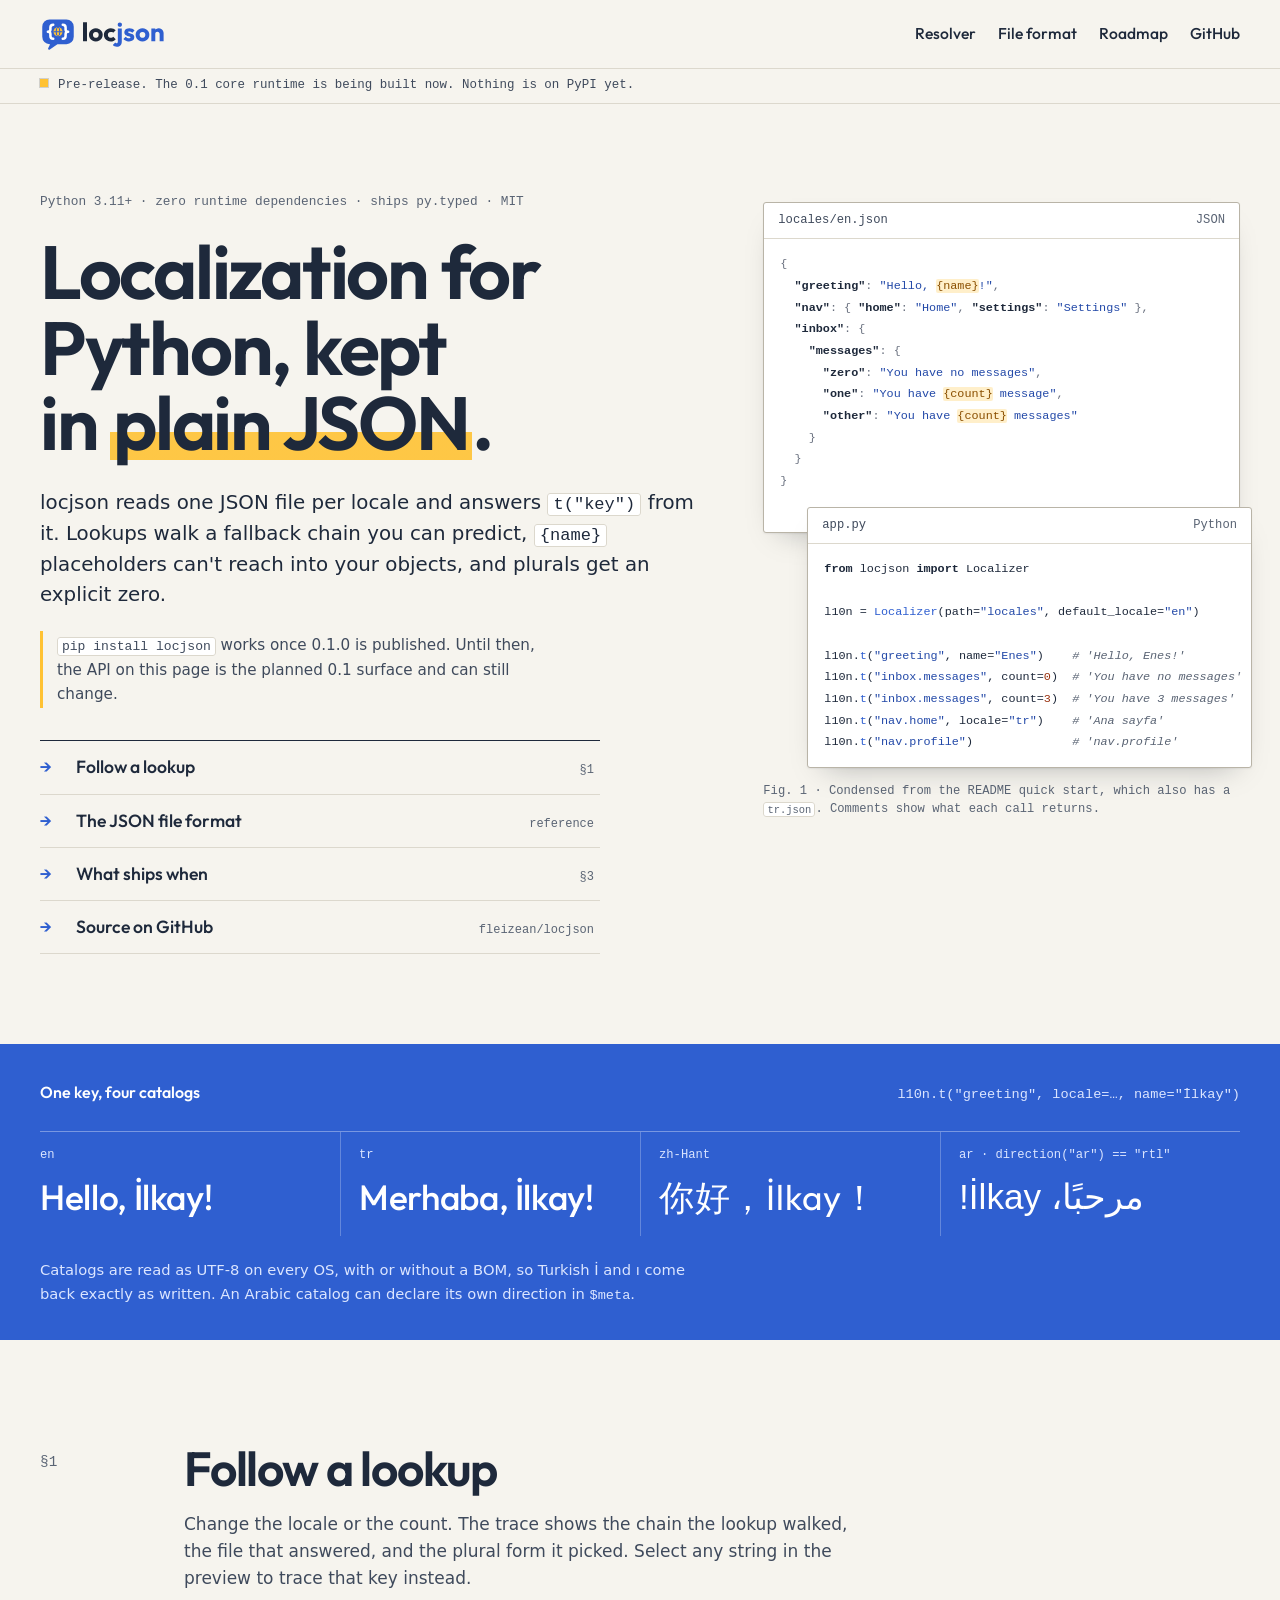
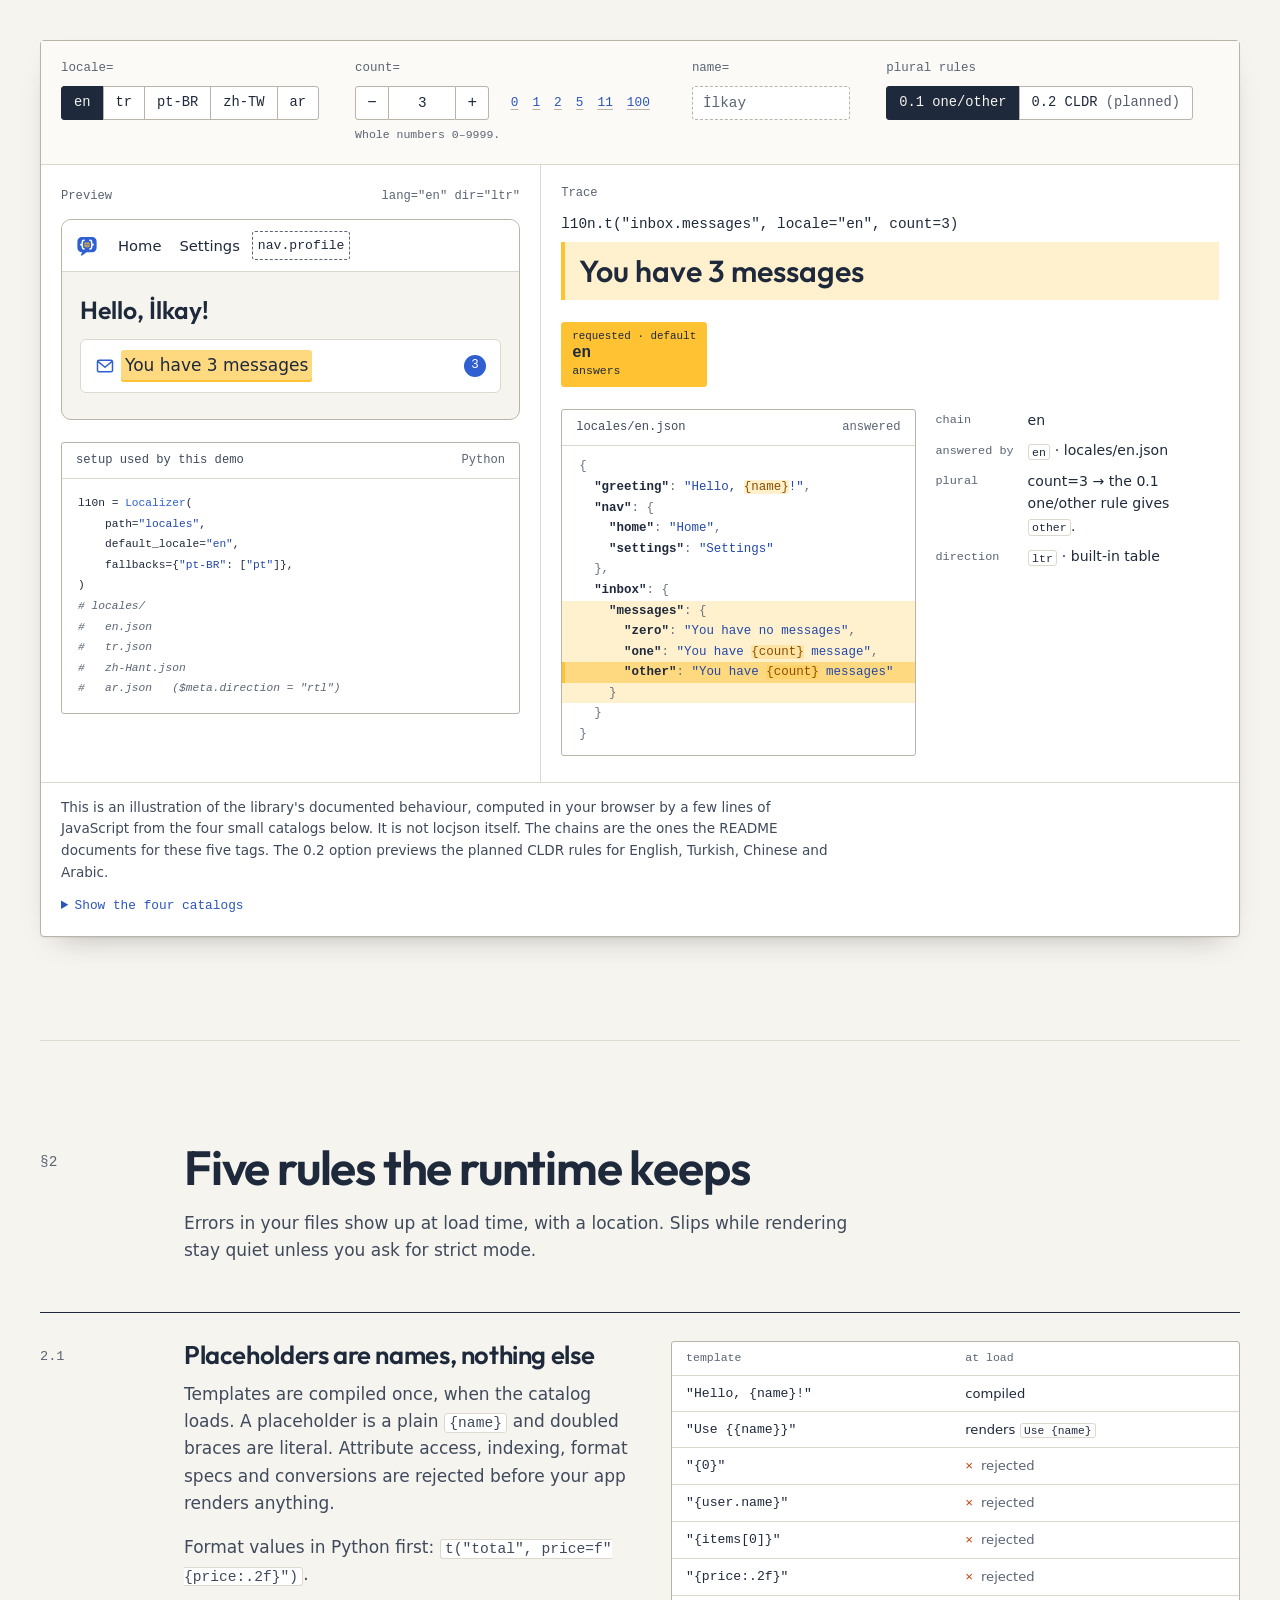
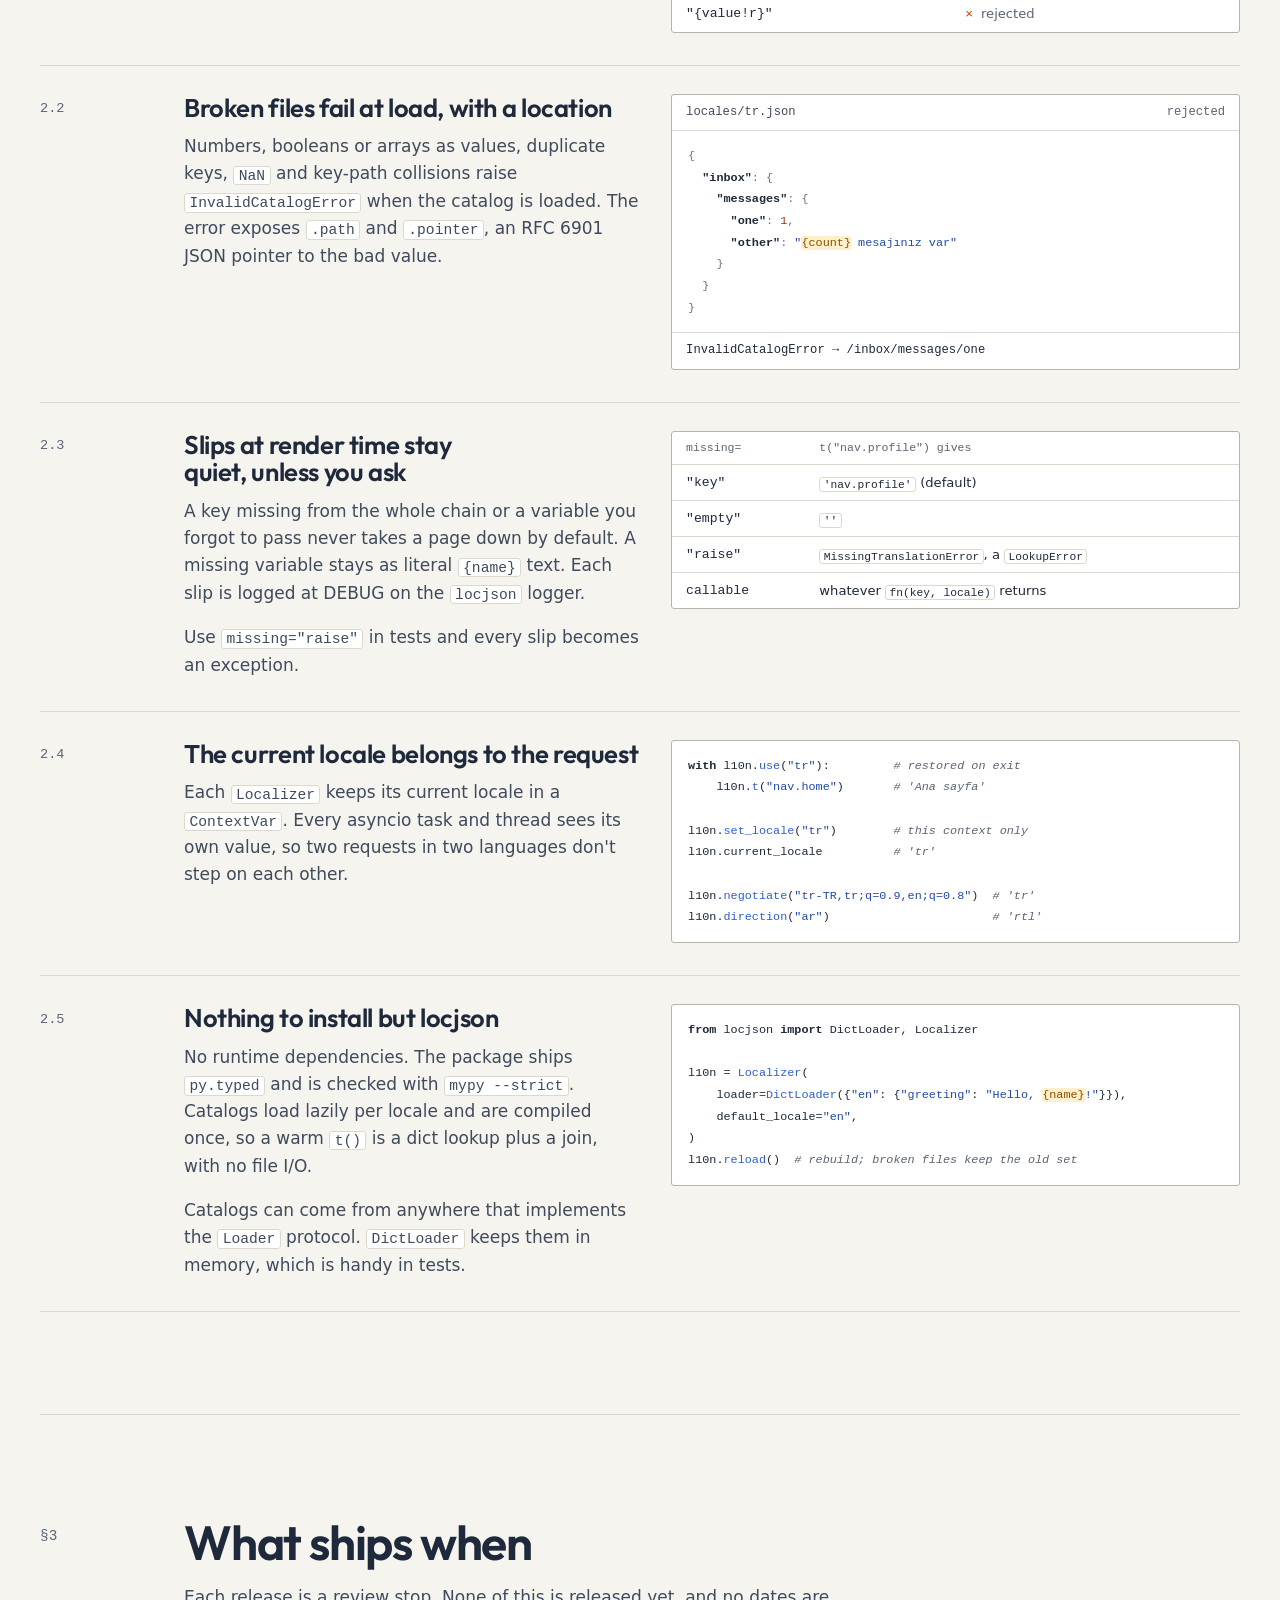
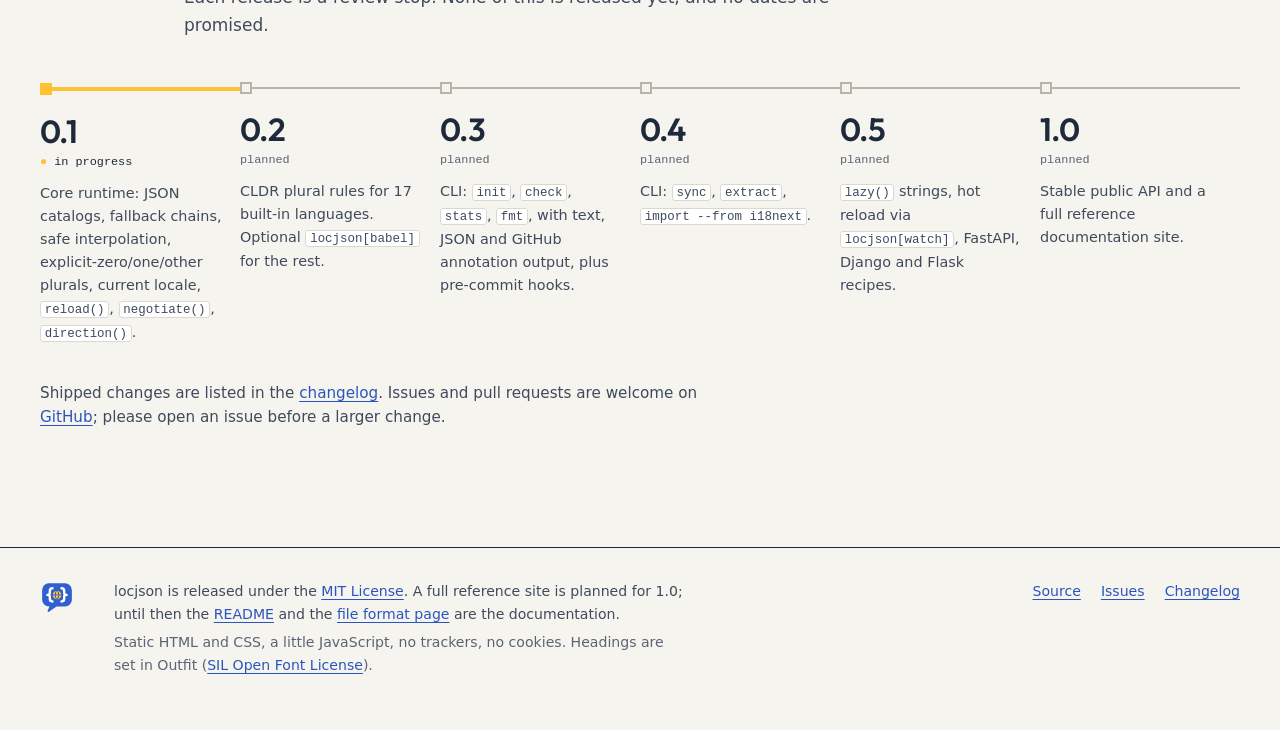
<file: docs/index.html>
<!doctype html>
<html lang="en">
<head>
<meta charset="utf-8">
<meta name="viewport" content="width=device-width, initial-scale=1">
<title>locjson · JSON localization for Python</title>
<meta name="description" content="locjson is a typed, zero-dependency Python localization library. Translations live in plain JSON files; lookups follow a predictable locale fallback chain, with safe {name} interpolation and plurals. Pre-release.">
<meta name="color-scheme" content="light dark">
<meta name="theme-color" content="#f6f4ee" media="(prefers-color-scheme: light)">
<meta name="theme-color" content="#0f141c" media="(prefers-color-scheme: dark)">
<link rel="canonical" href="https://fleizean.github.io/locjson/">
<link rel="icon" href="assets/icon.svg" type="image/svg+xml">
<link rel="preload" href="assets/fonts/outfit-var-latin.woff2" as="font" type="font/woff2" crossorigin>
<link rel="stylesheet" href="styles.css">
<meta property="og:type" content="website">
<meta property="og:site_name" content="locjson">
<meta property="og:title" content="locjson · JSON localization for Python">
<meta property="og:description" content="Typed, zero-dependency localization for Python. Plain JSON catalogs, locale fallback chains, safe {name} interpolation and plurals. Pre-release.">
<meta property="og:url" content="https://fleizean.github.io/locjson/">
<meta property="og:image" content="https://fleizean.github.io/locjson/assets/logo.png">
<meta property="og:image:width" content="672">
<meta property="og:image:height" content="192">
<meta property="og:image:alt" content="The locjson logo: a speech bubble with JSON braces around a globe, next to the word locjson.">
<meta name="twitter:card" content="summary">
<script src="site.js" defer></script>
</head>
<body>
<a class="skip" href="#main">Skip to content</a>

<header class="masthead">
  <div class="wrap masthead__row">
    <a class="brand" href="./">
      <picture>
        <source srcset="assets/logo-dark.svg" media="(prefers-color-scheme: dark)">
        <img src="assets/logo.svg" alt="locjson home" width="126" height="36">
      </picture>
    </a>
    <nav aria-label="Site">
      <ul class="nav">
        <li><a href="#resolver">Resolver</a></li>
        <li><a href="format.html">File format</a></li>
        <li><a href="#roadmap">Roadmap</a></li>
        <li><a href="https://github.com/fleizean/locjson">GitHub</a></li>
      </ul>
    </nav>
  </div>
  <div class="statusbar"><p class="wrap"><span class="dot" aria-hidden="true"></span><span>Pre-release. The 0.1 core runtime is being built now. Nothing is on PyPI yet.</span></p></div>
</header>

<main id="main">

<section class="hero wrap" aria-labelledby="hero-title">
  <div>
    <p class="kicker">Python 3.11+ · zero runtime dependencies · ships py.typed · MIT</p>
    <h1 id="hero-title">Localization for Python, kept in <mark>plain JSON</mark>.</h1>
    <p class="lede">locjson reads one JSON file per locale and answers <code>t("key")</code> from it. Lookups walk a fallback chain you can predict, <code>{name}</code> placeholders can't reach into your objects, and plurals get an explicit zero.</p>
    <p class="note"><code>pip install locjson</code> works once 0.1.0 is published. Until then, the API on this page is the planned 0.1 surface and can still change.</p>
    <ul class="index">
      <li><a href="#resolver"><span class="index__go" aria-hidden="true">→</span><span>Follow a lookup</span><span class="index__aside">§1</span></a></li>
      <li><a href="format.html"><span class="index__go" aria-hidden="true">→</span><span>The JSON file format</span><span class="index__aside">reference</span></a></li>
      <li><a href="#roadmap"><span class="index__go" aria-hidden="true">→</span><span>What ships when</span><span class="index__aside">§3</span></a></li>
      <li><a href="https://github.com/fleizean/locjson"><span class="index__go" aria-hidden="true">→</span><span>Source on GitHub</span><span class="index__aside">fleizean/locjson</span></a></li>
    </ul>
  </div>

  <figure class="sheets">
    <div class="sheet">
      <div class="tab"><span>locales/en.json</span><span class="tab__kind">JSON</span></div>
<pre data-lang="json"><code>{
  "greeting": "Hello, {name}!",
  "nav": { "home": "Home", "settings": "Settings" },
  "inbox": {
    "messages": {
      "zero": "You have no messages",
      "one": "You have {count} message",
      "other": "You have {count} messages"
    }
  }
}</code></pre>
    </div>
    <div class="sheet sheet--offset">
      <div class="tab"><span>app.py</span><span class="tab__kind">Python</span></div>
<pre data-lang="python"><code>from locjson import Localizer

l10n = Localizer(path="locales", default_locale="en")

l10n.t("greeting", name="Enes")    # 'Hello, Enes!'
l10n.t("inbox.messages", count=0)  # 'You have no messages'
l10n.t("inbox.messages", count=3)  # 'You have 3 messages'
l10n.t("nav.home", locale="tr")    # 'Ana sayfa'
l10n.t("nav.profile")              # 'nav.profile'</code></pre>
    </div>
    <figcaption>Fig. 1 · Condensed from the README quick start, which also has a <code>tr.json</code>. Comments show what each call returns.</figcaption>
  </figure>
</section>

<section class="specimen" aria-labelledby="specimen-title">
  <div class="wrap">
    <div class="specimen__head">
      <h2 id="specimen-title">One key, four catalogs</h2>
      <code>l10n.t("greeting", locale=…, name="İlkay")</code>
    </div>
    <ul class="specimen__row">
      <li><span class="tag">en</span><span class="sample" lang="en">Hello, İlkay!</span></li>
      <li><span class="tag">tr</span><span class="sample" lang="tr">Merhaba, İlkay!</span></li>
      <li><span class="tag">zh-Hant</span><span class="sample" lang="zh-Hant">你好，İlkay！</span></li>
      <li><span class="tag">ar · direction("ar") == "rtl"</span><span class="sample" lang="ar" dir="rtl">مرحبًا، İlkay!</span></li>
    </ul>
    <p class="specimen__note">Catalogs are read as UTF-8 on every OS, with or without a BOM, so Turkish İ and ı come back exactly as written. An Arabic catalog can declare its own direction in <code>$meta</code>.</p>
  </div>
</section>

<section id="resolver" class="section wrap" aria-labelledby="resolver-title">
  <header class="section__head">
    <p class="section__num">§1</p>
    <h2 id="resolver-title">Follow a lookup</h2>
    <p class="section__intro">Change the locale or the count. The trace shows the chain the lookup walked, the file that answered, and the plural form it picked. Select any string in the preview to trace that key instead.</p>
  </header>

  <div class="demo" id="demo">
    <form class="controls" id="controls" aria-label="Lookup inputs">
      <fieldset class="ctl">
        <legend>locale=</legend>
        <div class="seg">
          <label><input type="radio" name="locale" value="en" checked><span>en</span></label>
          <label><input type="radio" name="locale" value="tr"><span>tr</span></label>
          <label><input type="radio" name="locale" value="pt-BR"><span>pt-BR</span></label>
          <label><input type="radio" name="locale" value="zh-TW"><span>zh-TW</span></label>
          <label><input type="radio" name="locale" value="ar"><span>ar</span></label>
        </div>
      </fieldset>
      <div class="ctl" id="ctl-count">
        <label for="count">count=</label>
        <div class="stepper">
          <button type="button" data-step="-1" aria-label="Decrease count">−</button>
          <input id="count" type="number" inputmode="numeric" min="0" max="9999" step="1" value="3" aria-describedby="count-hint">
          <button type="button" data-step="1" aria-label="Increase count">+</button>
        </div>
        <span class="presets" role="group" aria-label="Set count to">
          <button type="button" data-count="0">0</button>
          <button type="button" data-count="1">1</button>
          <button type="button" data-count="2">2</button>
          <button type="button" data-count="5">5</button>
          <button type="button" data-count="11">11</button>
          <button type="button" data-count="100">100</button>
        </span>
        <p class="ctl__hint" id="count-hint">Whole numbers 0–9999.</p>
      </div>
      <div class="ctl" id="ctl-name">
        <label for="name">name=</label>
        <input class="text-input" id="name" type="text" value="İlkay" maxlength="24" autocomplete="off" spellcheck="false">
      </div>
      <fieldset class="ctl">
        <legend>plural rules</legend>
        <div class="seg">
          <label><input type="radio" name="rules" value="0.1" checked><span>0.1 one/other</span></label>
          <label><input type="radio" name="rules" value="0.2"><span>0.2 CLDR <em>(planned)</em></span></label>
        </div>
      </fieldset>
    </form>

    <div class="demo__body">
      <div class="demo__preview">
        <p class="label"><span>Preview</span><span id="pv-meta">lang="en" dir="ltr"</span></p>
        <div class="app" id="app" lang="en" dir="ltr">
          <div class="app__bar">
            <img class="app__mark" src="assets/icon.svg" alt="" width="22" height="22">
            <ul class="app__nav">
              <li><button type="button" class="str" data-key="nav.home" aria-pressed="false">Home</button></li>
              <li><button type="button" class="str" data-key="nav.settings" aria-pressed="false">Settings</button></li>
              <li><button type="button" class="str is-missing" data-key="nav.profile" aria-pressed="false">nav.profile</button></li>
            </ul>
          </div>
          <div class="app__body">
            <p class="app__greet"><button type="button" class="str" data-key="greeting" aria-pressed="false">Hello, İlkay!</button></p>
            <p class="app__inbox">
              <svg viewBox="0 0 24 24" fill="none" stroke="currentColor" stroke-width="1.8" stroke-linejoin="round" aria-hidden="true"><rect x="3" y="5" width="18" height="14" rx="2"/><path d="m3.5 6.5 8.5 7 8.5-7"/></svg>
              <button type="button" class="str" data-key="inbox.messages" aria-pressed="true">You have 3 messages</button>
              <span class="app__badge" id="badge" aria-hidden="true">3</span>
            </p>
          </div>
        </div>

        <div class="setup">
          <div class="sheet">
            <div class="tab"><span>setup used by this demo</span><span class="tab__kind">Python</span></div>
<pre data-lang="python"><code>l10n = Localizer(
    path="locales",
    default_locale="en",
    fallbacks={"pt-BR": ["pt"]},
)
# locales/
#   en.json
#   tr.json
#   zh-Hant.json
#   ar.json   ($meta.direction = "rtl")</code></pre>
          </div>
        </div>
      </div>

      <div class="demo__trace">
        <h3 class="label"><span>Trace</span></h3>
        <p class="call"><code id="call">l10n.t("inbox.messages", locale="en", count=3)</code></p>
        <p class="result" id="result" aria-live="polite">You have 3 messages</p>
        <ol class="chain" id="chain" aria-label="Fallback chain"></ol>
        <div class="trace__grid">
          <div class="sheet">
            <div class="tab"><span id="file-name">locales/en.json</span><span class="tab__kind" id="file-note">answered</span></div>
            <pre class="json" id="file" aria-label="Contents of the file that answered"></pre>
          </div>
          <dl class="facts" id="facts"></dl>
        </div>
        <noscript><p>The interactive trace needs JavaScript. The <a href="format.html#fallback">file format reference</a> documents the same rules.</p></noscript>
      </div>
    </div>

    <div class="demo__foot">
      <p>This is an illustration of the library's documented behaviour, computed in your browser by a few lines of JavaScript from the four small catalogs below. It is not locjson itself. The chains are the ones the README documents for these five tags. The 0.2 option previews the planned CLDR rules for English, Turkish, Chinese and Arabic.</p>
      <details>
        <summary>Show the four catalogs</summary>
        <div class="catalogs" id="catalogs"></div>
      </details>
    </div>
  </div>
</section>

<section id="rules" class="section wrap" aria-labelledby="rules-title">
  <header class="section__head">
    <p class="section__num">§2</p>
    <h2 id="rules-title">Five rules the runtime keeps</h2>
    <p class="section__intro">Errors in your files show up at load time, with a location. Slips while rendering stay quiet unless you ask for strict mode.</p>
  </header>

  <ol class="rows">
    <li class="row">
      <span class="row__num">2.1</span>
      <div>
        <h3>Placeholders are names, nothing else</h3>
        <p>Templates are compiled once, when the catalog loads. A placeholder is a plain <code>{name}</code> and doubled braces are literal. Attribute access, indexing, format specs and conversions are rejected before your app renders anything.</p>
        <p>Format values in Python first: <code>t("total", price=f"{price:.2f}")</code>.</p>
      </div>
      <div class="sheet">
        <table class="mini">
          <thead><tr><th scope="col">template</th><th scope="col">at load</th></tr></thead>
          <tbody>
            <tr><td>"Hello, {name}!"</td><td class="ok">compiled</td></tr>
            <tr><td>"Use {{name}}"</td><td class="ok">renders <code>Use {name}</code></td></tr>
            <tr><td>"{0}"</td><td class="no">rejected</td></tr>
            <tr><td>"{user.name}"</td><td class="no">rejected</td></tr>
            <tr><td>"{items[0]}"</td><td class="no">rejected</td></tr>
            <tr><td>"{price:.2f}"</td><td class="no">rejected</td></tr>
            <tr><td>"{value!r}"</td><td class="no">rejected</td></tr>
          </tbody>
        </table>
      </div>
    </li>

    <li class="row">
      <span class="row__num">2.2</span>
      <div>
        <h3>Broken files fail at load, with a location</h3>
        <p>Numbers, booleans or arrays as values, duplicate keys, <code>NaN</code> and key-path collisions raise <code>InvalidCatalogError</code> when the catalog is loaded. The error exposes <code>.path</code> and <code>.pointer</code>, an RFC 6901 JSON pointer to the bad value.</p>
      </div>
      <div class="sheet">
        <div class="tab"><span>locales/tr.json</span><span class="tab__kind">rejected</span></div>
<pre data-lang="json"><code>{
  "inbox": {
    "messages": {
      "one": 1,
      "other": "{count} mesajınız var"
    }
  }
}</code></pre>
        <div class="tab tab--foot"><span>InvalidCatalogError → /inbox/messages/one</span></div>
      </div>
    </li>

    <li class="row">
      <span class="row__num">2.3</span>
      <div>
        <h3>Slips at render time stay quiet, unless you ask</h3>
        <p>A key missing from the whole chain or a variable you forgot to pass never takes a page down by default. A missing variable stays as literal <code>{name}</code> text. Each slip is logged at DEBUG on the <code>locjson</code> logger.</p>
        <p>Use <code>missing="raise"</code> in tests and every slip becomes an exception.</p>
      </div>
      <div class="sheet">
        <table class="mini">
          <thead><tr><th scope="col">missing=</th><th scope="col">t("nav.profile") gives</th></tr></thead>
          <tbody>
            <tr><td>"key"</td><td><code>'nav.profile'</code> (default)</td></tr>
            <tr><td>"empty"</td><td><code>''</code></td></tr>
            <tr><td>"raise"</td><td><code>MissingTranslationError</code>, a <code>LookupError</code></td></tr>
            <tr><td>callable</td><td>whatever <code>fn(key, locale)</code> returns</td></tr>
          </tbody>
        </table>
      </div>
    </li>

    <li class="row">
      <span class="row__num">2.4</span>
      <div>
        <h3>The current locale belongs to the request</h3>
        <p>Each <code>Localizer</code> keeps its current locale in a <code>ContextVar</code>. Every asyncio task and thread sees its own value, so two requests in two languages don't step on each other.</p>
      </div>
      <div class="sheet">
<pre data-lang="python"><code>with l10n.use("tr"):         # restored on exit
    l10n.t("nav.home")       # 'Ana sayfa'

l10n.set_locale("tr")        # this context only
l10n.current_locale          # 'tr'

l10n.negotiate("tr-TR,tr;q=0.9,en;q=0.8")  # 'tr'
l10n.direction("ar")                       # 'rtl'</code></pre>
      </div>
    </li>

    <li class="row">
      <span class="row__num">2.5</span>
      <div>
        <h3>Nothing to install but locjson</h3>
        <p>No runtime dependencies. The package ships <code>py.typed</code> and is checked with <code>mypy --strict</code>. Catalogs load lazily per locale and are compiled once, so a warm <code>t()</code> is a dict lookup plus a join, with no file I/O.</p>
        <p>Catalogs can come from anywhere that implements the <code>Loader</code> protocol. <code>DictLoader</code> keeps them in memory, which is handy in tests.</p>
      </div>
      <div class="sheet">
<pre data-lang="python"><code>from locjson import DictLoader, Localizer

l10n = Localizer(
    loader=DictLoader({"en": {"greeting": "Hello, {name}!"}}),
    default_locale="en",
)
l10n.reload()  # rebuild; broken files keep the old set</code></pre>
      </div>
    </li>
  </ol>
</section>

<section id="roadmap" class="section wrap" aria-labelledby="roadmap-title">
  <header class="section__head">
    <p class="section__num">§3</p>
    <h2 id="roadmap-title">What ships when</h2>
    <p class="section__intro">Each release is a review stop. None of this is released yet, and no dates are promised.</p>
  </header>

  <ol class="ruler">
    <li class="is-now">
      <p class="ver">0.1</p>
      <p class="ver__state">in progress</p>
      <p>Core runtime: JSON catalogs, fallback chains, safe interpolation, explicit-zero/one/other plurals, current locale, <code>reload()</code>, <code>negotiate()</code>, <code>direction()</code>.</p>
    </li>
    <li>
      <p class="ver">0.2</p>
      <p class="ver__state">planned</p>
      <p>CLDR plural rules for 17 built-in languages. Optional <code>locjson[babel]</code> for the rest.</p>
    </li>
    <li>
      <p class="ver">0.3</p>
      <p class="ver__state">planned</p>
      <p>CLI: <code>init</code>, <code>check</code>, <code>stats</code>, <code>fmt</code>, with text, JSON and GitHub annotation output, plus pre-commit hooks.</p>
    </li>
    <li>
      <p class="ver">0.4</p>
      <p class="ver__state">planned</p>
      <p>CLI: <code>sync</code>, <code>extract</code>, <code>import --from i18next</code>.</p>
    </li>
    <li>
      <p class="ver">0.5</p>
      <p class="ver__state">planned</p>
      <p><code>lazy()</code> strings, hot reload via <code>locjson[watch]</code>, FastAPI, Django and Flask recipes.</p>
    </li>
    <li>
      <p class="ver">1.0</p>
      <p class="ver__state">planned</p>
      <p>Stable public API and a full reference documentation site.</p>
    </li>
  </ol>
  <p class="roadmap__after">Shipped changes are listed in the <a href="https://github.com/fleizean/locjson/blob/main/CHANGELOG.md">changelog</a>. Issues and pull requests are welcome on <a href="https://github.com/fleizean/locjson">GitHub</a>; please open an issue before a larger change.</p>
</section>

</main>

<footer class="foot">
  <div class="wrap foot__grid">
    <img src="assets/icon.svg" alt="" width="34" height="34">
    <div>
      <p>locjson is released under the <a href="https://github.com/fleizean/locjson/blob/main/LICENSE">MIT License</a>. A full reference site is planned for 1.0; until then the <a href="https://github.com/fleizean/locjson#readme">README</a> and the <a href="format.html">file format page</a> are the documentation.</p>
      <p class="muted">Static HTML and CSS, a little JavaScript, no trackers, no cookies. Headings are set in Outfit (<a href="assets/fonts/OFL.txt">SIL Open Font License</a>).</p>
    </div>
    <ul>
      <li><a href="https://github.com/fleizean/locjson">Source</a></li>
      <li><a href="https://github.com/fleizean/locjson/issues">Issues</a></li>
      <li><a href="https://github.com/fleizean/locjson/blob/main/CHANGELOG.md">Changelog</a></li>
    </ul>
  </div>
</footer>
</body>
</html>
</file>
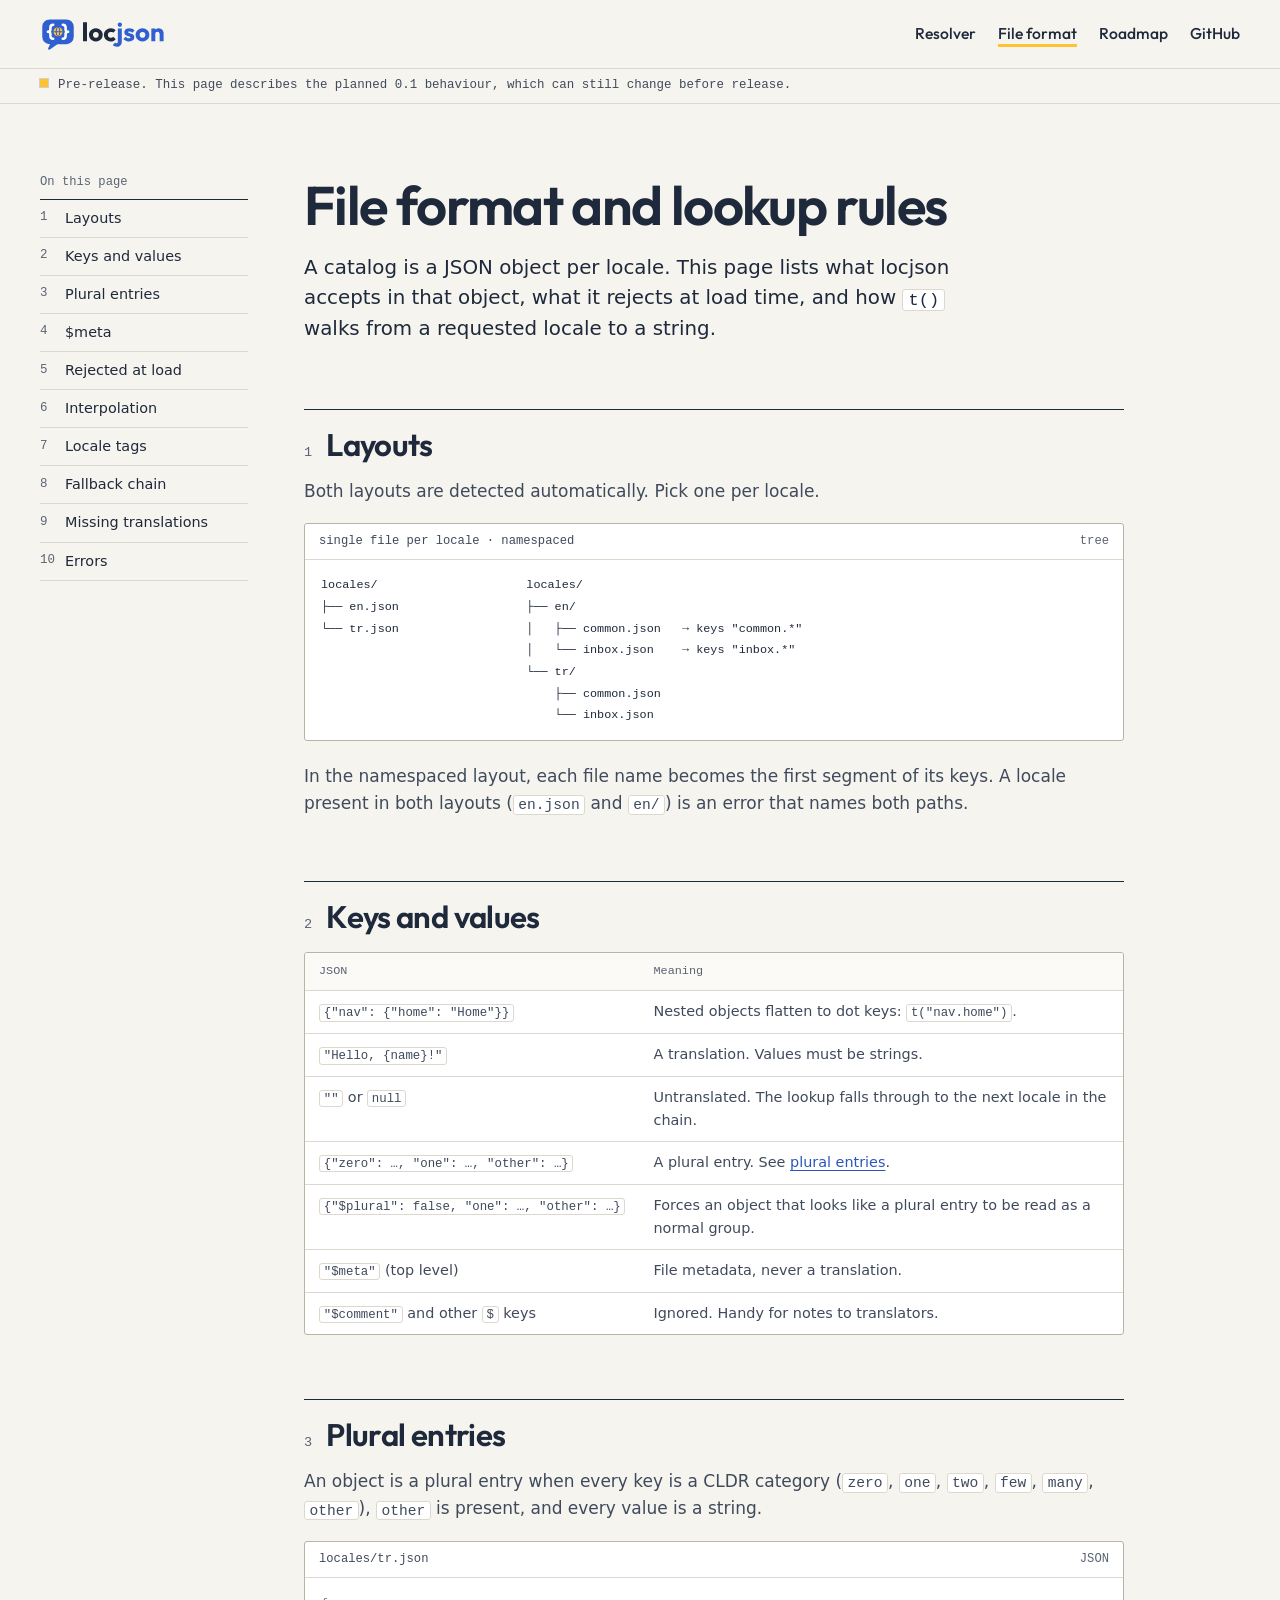
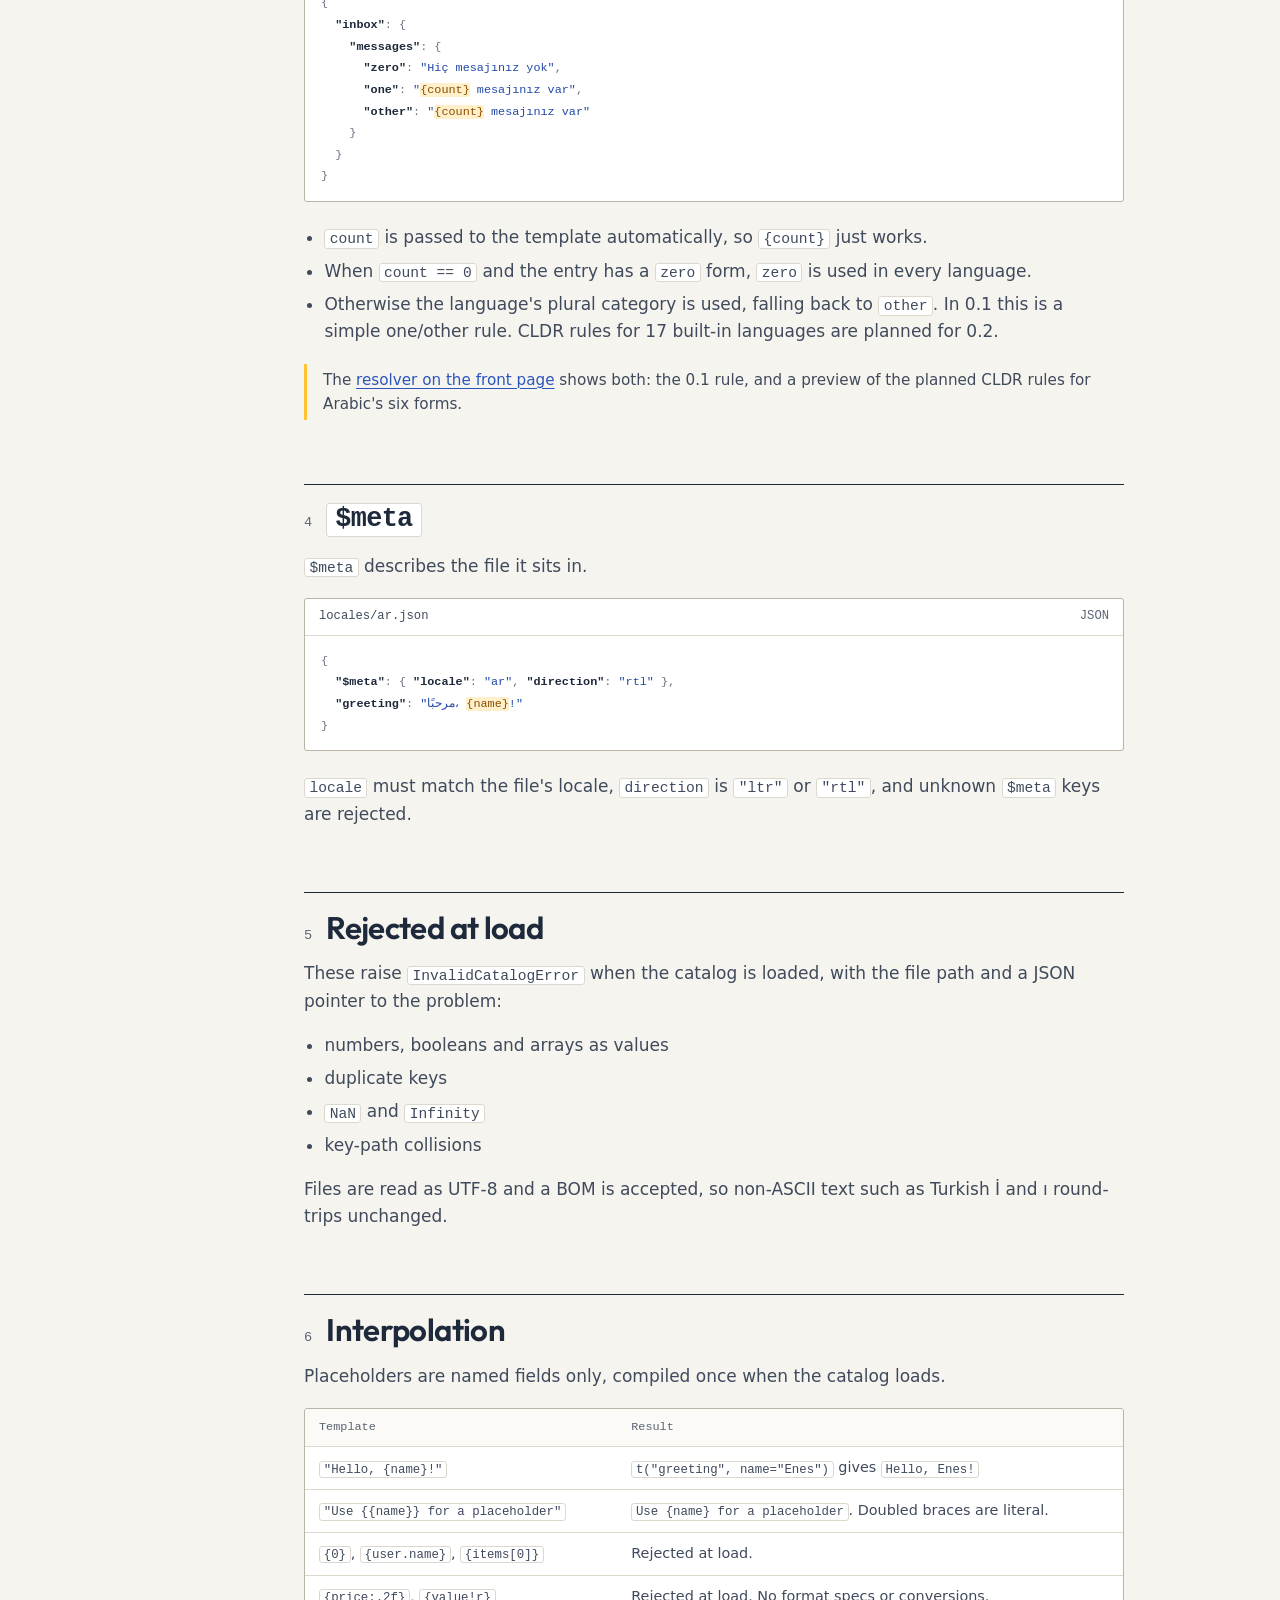
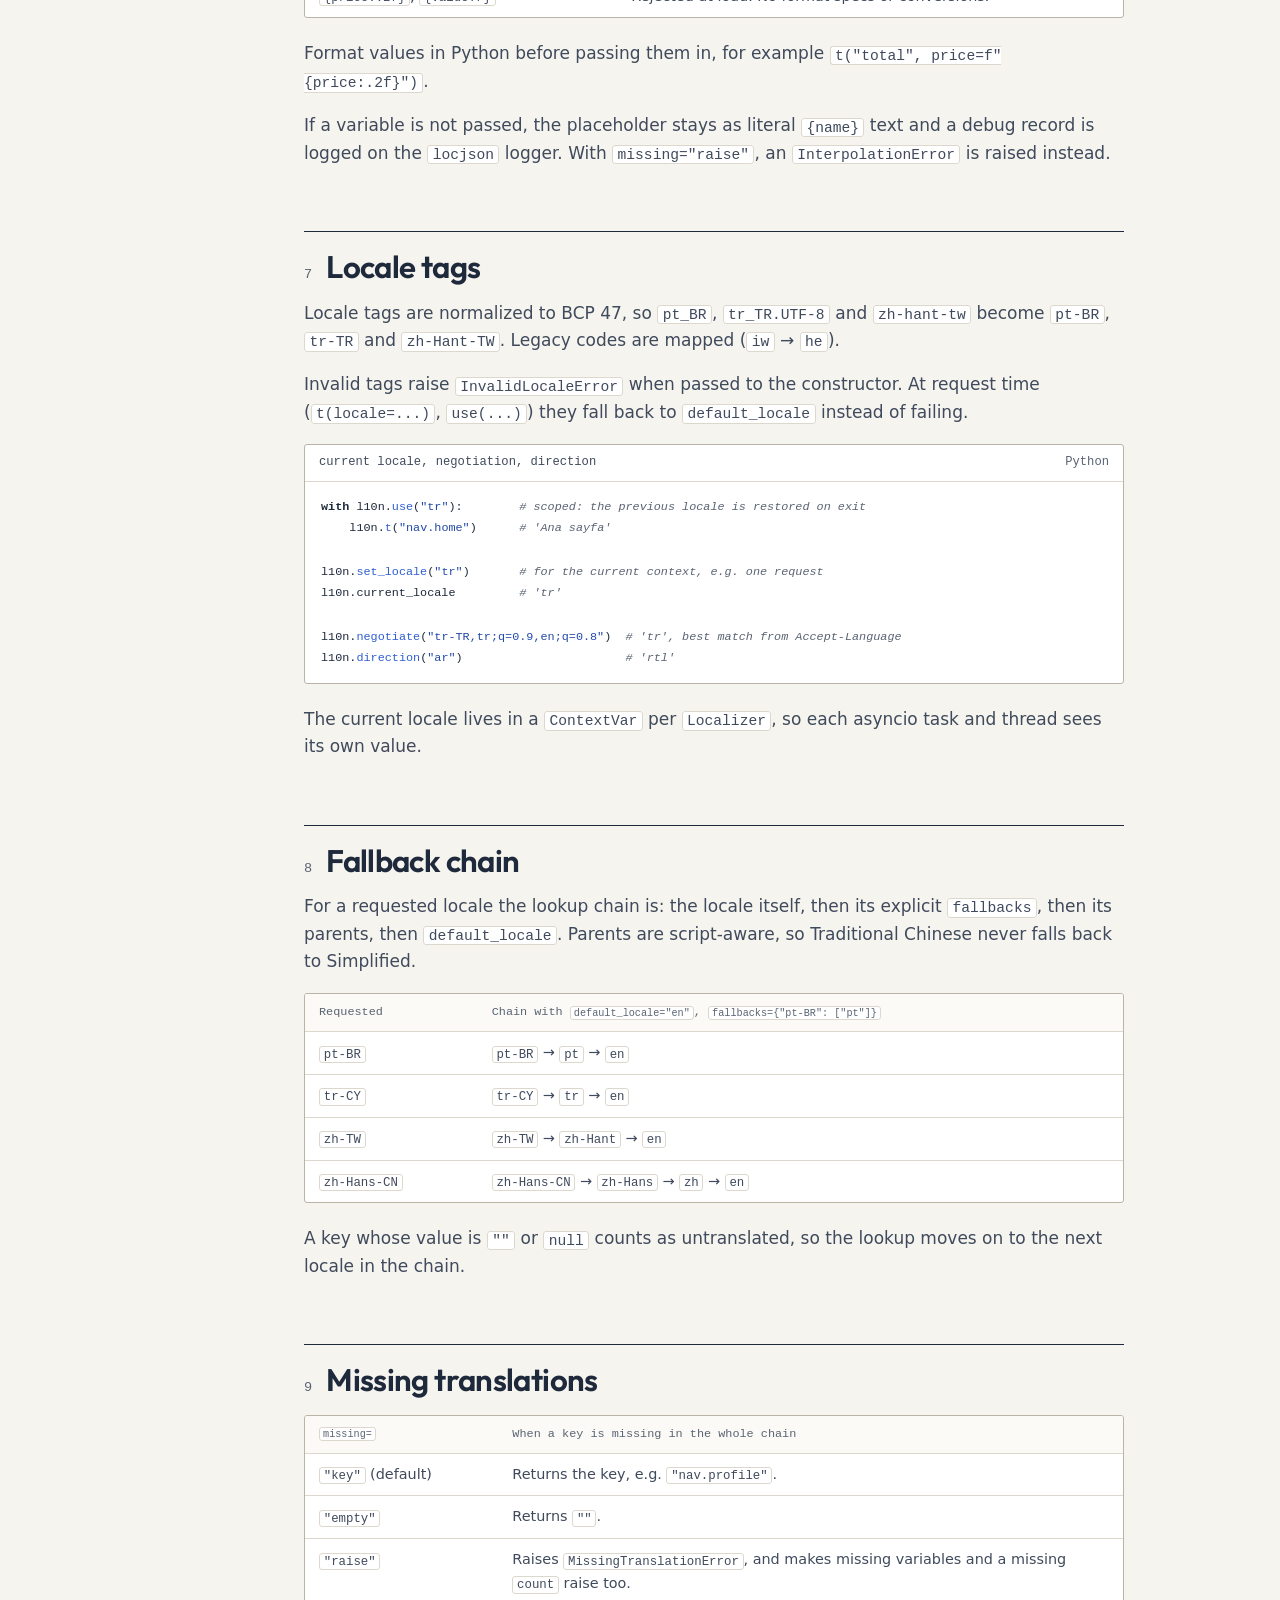
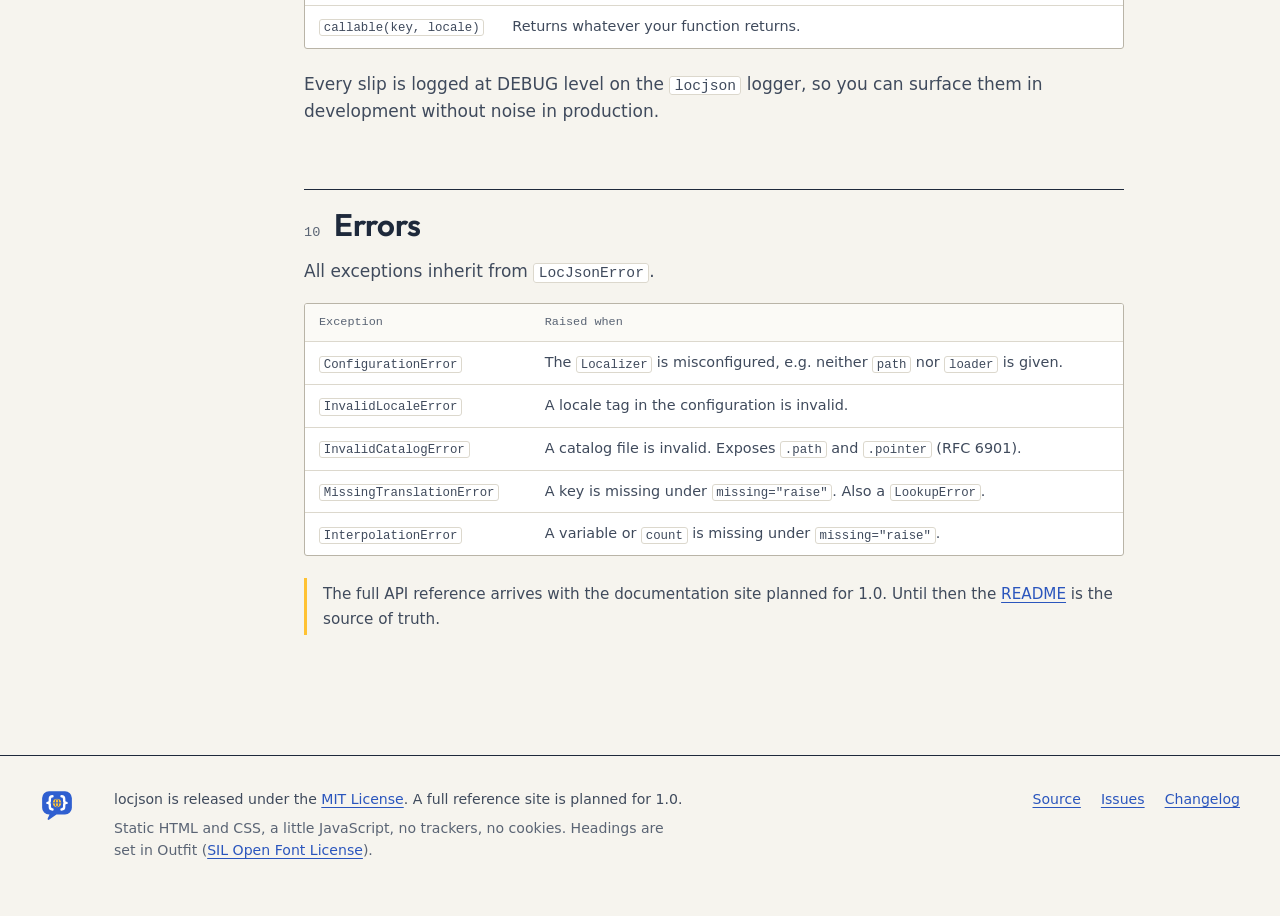
<file: docs/format.html>
<!doctype html>
<html lang="en">
<head>
<meta charset="utf-8">
<meta name="viewport" content="width=device-width, initial-scale=1">
<title>File format and lookup rules · locjson</title>
<meta name="description" content="How locjson reads JSON catalogs: layouts, nested keys, plural entries with explicit zero, $meta, {name} interpolation, BCP 47 locale tags, fallback chains, the missing policy and errors.">
<meta name="color-scheme" content="light dark">
<meta name="theme-color" content="#f6f4ee" media="(prefers-color-scheme: light)">
<meta name="theme-color" content="#0f141c" media="(prefers-color-scheme: dark)">
<link rel="canonical" href="https://fleizean.github.io/locjson/format.html">
<link rel="icon" href="assets/icon.svg" type="image/svg+xml">
<link rel="preload" href="assets/fonts/outfit-var-latin.woff2" as="font" type="font/woff2" crossorigin>
<link rel="stylesheet" href="styles.css">
<meta property="og:type" content="article">
<meta property="og:site_name" content="locjson">
<meta property="og:title" content="File format and lookup rules · locjson">
<meta property="og:description" content="Layouts, plural entries, $meta, {name} interpolation, locale fallback chains and errors in locjson catalogs.">
<meta property="og:url" content="https://fleizean.github.io/locjson/format.html">
<meta property="og:image" content="https://fleizean.github.io/locjson/assets/logo.png">
<meta property="og:image:width" content="672">
<meta property="og:image:height" content="192">
<meta property="og:image:alt" content="The locjson logo: a speech bubble with JSON braces around a globe, next to the word locjson.">
<meta name="twitter:card" content="summary">
<script src="site.js" defer></script>
</head>
<body>
<a class="skip" href="#main">Skip to content</a>

<header class="masthead">
  <div class="wrap masthead__row">
    <a class="brand" href="./">
      <picture>
        <source srcset="assets/logo-dark.svg" media="(prefers-color-scheme: dark)">
        <img src="assets/logo.svg" alt="locjson home" width="126" height="36">
      </picture>
    </a>
    <nav aria-label="Site">
      <ul class="nav">
        <li><a href="./#resolver">Resolver</a></li>
        <li><a href="format.html" aria-current="page">File format</a></li>
        <li><a href="./#roadmap">Roadmap</a></li>
        <li><a href="https://github.com/fleizean/locjson">GitHub</a></li>
      </ul>
    </nav>
  </div>
  <div class="statusbar"><p class="wrap"><span class="dot" aria-hidden="true"></span><span>Pre-release. This page describes the planned 0.1 behaviour, which can still change before release.</span></p></div>
</header>

<div class="wrap doc">
  <nav class="toc" aria-labelledby="toc-title">
    <h2 id="toc-title">On this page</h2>
    <ol>
      <li><a href="#layouts">Layouts</a></li>
      <li><a href="#keys">Keys and values</a></li>
      <li><a href="#plurals">Plural entries</a></li>
      <li><a href="#meta">$meta</a></li>
      <li><a href="#rejected">Rejected at load</a></li>
      <li><a href="#interpolation">Interpolation</a></li>
      <li><a href="#locales">Locale tags</a></li>
      <li><a href="#fallback">Fallback chain</a></li>
      <li><a href="#missing">Missing translations</a></li>
      <li><a href="#errors">Errors</a></li>
    </ol>
  </nav>

  <main id="main" class="prose">
    <header>
      <h1>File format and lookup rules</h1>
      <p class="lede">A catalog is a JSON object per locale. This page lists what locjson accepts in that object, what it rejects at load time, and how <code>t()</code> walks from a requested locale to a string.</p>
    </header>

    <h2 id="layouts"><span class="n">1</span>Layouts</h2>
    <p>Both layouts are detected automatically. Pick one per locale.</p>
    <div class="sheet">
      <div class="tab"><span>single file per locale · namespaced</span><span class="tab__kind">tree</span></div>
<pre><code>locales/                     locales/
├── en.json                  ├── en/
└── tr.json                  │   ├── common.json   → keys "common.*"
                             │   └── inbox.json    → keys "inbox.*"
                             └── tr/
                                 ├── common.json
                                 └── inbox.json</code></pre>
    </div>
    <p>In the namespaced layout, each file name becomes the first segment of its keys. A locale present in both layouts (<code>en.json</code> and <code>en/</code>) is an error that names both paths.</p>

    <h2 id="keys"><span class="n">2</span>Keys and values</h2>
    <div class="table-wrap">
      <table class="ref">
        <thead><tr><th scope="col">JSON</th><th scope="col">Meaning</th></tr></thead>
        <tbody>
          <tr><td><code>{"nav": {"home": "Home"}}</code></td><td>Nested objects flatten to dot keys: <code>t("nav.home")</code>.</td></tr>
          <tr><td><code>"Hello, {name}!"</code></td><td>A translation. Values must be strings.</td></tr>
          <tr><td><code>""</code> or <code>null</code></td><td>Untranslated. The lookup falls through to the next locale in the chain.</td></tr>
          <tr><td><code>{"zero": …, "one": …, "other": …}</code></td><td>A plural entry. See <a href="#plurals">plural entries</a>.</td></tr>
          <tr><td><code>{"$plural": false, "one": …, "other": …}</code></td><td>Forces an object that looks like a plural entry to be read as a normal group.</td></tr>
          <tr><td><code>"$meta"</code> (top level)</td><td>File metadata, never a translation.</td></tr>
          <tr><td><code>"$comment"</code> and other <code>$</code> keys</td><td>Ignored. Handy for notes to translators.</td></tr>
        </tbody>
      </table>
    </div>

    <h2 id="plurals"><span class="n">3</span>Plural entries</h2>
    <p>An object is a plural entry when every key is a CLDR category (<code>zero</code>, <code>one</code>, <code>two</code>, <code>few</code>, <code>many</code>, <code>other</code>), <code>other</code> is present, and every value is a string.</p>
    <div class="sheet">
      <div class="tab"><span>locales/tr.json</span><span class="tab__kind">JSON</span></div>
<pre data-lang="json"><code>{
  "inbox": {
    "messages": {
      "zero": "Hiç mesajınız yok",
      "one": "{count} mesajınız var",
      "other": "{count} mesajınız var"
    }
  }
}</code></pre>
    </div>
    <ul>
      <li><code>count</code> is passed to the template automatically, so <code>{count}</code> just works.</li>
      <li>When <code>count == 0</code> and the entry has a <code>zero</code> form, <code>zero</code> is used in every language.</li>
      <li>Otherwise the language's plural category is used, falling back to <code>other</code>. In 0.1 this is a simple one/other rule. CLDR rules for 17 built-in languages are planned for 0.2.</li>
    </ul>
    <p class="callout">The <a href="./#resolver">resolver on the front page</a> shows both: the 0.1 rule, and a preview of the planned CLDR rules for Arabic's six forms.</p>

    <h2 id="meta"><span class="n">4</span><code>$meta</code></h2>
    <p><code>$meta</code> describes the file it sits in.</p>
    <div class="sheet">
      <div class="tab"><span>locales/ar.json</span><span class="tab__kind">JSON</span></div>
<pre data-lang="json"><code>{
  "$meta": { "locale": "ar", "direction": "rtl" },
  "greeting": "مرحبًا، {name}!"
}</code></pre>
    </div>
    <p><code>locale</code> must match the file's locale, <code>direction</code> is <code>"ltr"</code> or <code>"rtl"</code>, and unknown <code>$meta</code> keys are rejected.</p>

    <h2 id="rejected"><span class="n">5</span>Rejected at load</h2>
    <p>These raise <code>InvalidCatalogError</code> when the catalog is loaded, with the file path and a JSON pointer to the problem:</p>
    <ul>
      <li>numbers, booleans and arrays as values</li>
      <li>duplicate keys</li>
      <li><code>NaN</code> and <code>Infinity</code></li>
      <li>key-path collisions</li>
    </ul>
    <p>Files are read as UTF-8 and a BOM is accepted, so non-ASCII text such as Turkish <span lang="tr">İ</span> and <span lang="tr">ı</span> round-trips unchanged.</p>

    <h2 id="interpolation"><span class="n">6</span>Interpolation</h2>
    <p>Placeholders are named fields only, compiled once when the catalog loads.</p>
    <div class="table-wrap">
      <table class="ref">
        <thead><tr><th scope="col">Template</th><th scope="col">Result</th></tr></thead>
        <tbody>
          <tr><td><code>"Hello, {name}!"</code></td><td><code>t("greeting", name="Enes")</code> gives <code>Hello, Enes!</code></td></tr>
          <tr><td><code>"Use {{name}} for a placeholder"</code></td><td><code>Use {name} for a placeholder</code>. Doubled braces are literal.</td></tr>
          <tr><td><code>{0}</code>, <code>{user.name}</code>, <code>{items[0]}</code></td><td>Rejected at load.</td></tr>
          <tr><td><code>{price:.2f}</code>, <code>{value!r}</code></td><td>Rejected at load. No format specs or conversions.</td></tr>
        </tbody>
      </table>
    </div>
    <p>Format values in Python before passing them in, for example <code>t("total", price=f"{price:.2f}")</code>.</p>
    <p>If a variable is not passed, the placeholder stays as literal <code>{name}</code> text and a debug record is logged on the <code>locjson</code> logger. With <code>missing="raise"</code>, an <code>InterpolationError</code> is raised instead.</p>

    <h2 id="locales"><span class="n">7</span>Locale tags</h2>
    <p>Locale tags are normalized to BCP 47, so <code>pt_BR</code>, <code>tr_TR.UTF-8</code> and <code>zh-hant-tw</code> become <code>pt-BR</code>, <code>tr-TR</code> and <code>zh-Hant-TW</code>. Legacy codes are mapped (<code>iw</code> → <code>he</code>).</p>
    <p>Invalid tags raise <code>InvalidLocaleError</code> when passed to the constructor. At request time (<code>t(locale=...)</code>, <code>use(...)</code>) they fall back to <code>default_locale</code> instead of failing.</p>
    <div class="sheet">
      <div class="tab"><span>current locale, negotiation, direction</span><span class="tab__kind">Python</span></div>
<pre data-lang="python"><code>with l10n.use("tr"):        # scoped: the previous locale is restored on exit
    l10n.t("nav.home")      # 'Ana sayfa'

l10n.set_locale("tr")       # for the current context, e.g. one request
l10n.current_locale         # 'tr'

l10n.negotiate("tr-TR,tr;q=0.9,en;q=0.8")  # 'tr', best match from Accept-Language
l10n.direction("ar")                       # 'rtl'</code></pre>
    </div>
    <p>The current locale lives in a <code>ContextVar</code> per <code>Localizer</code>, so each asyncio task and thread sees its own value.</p>

    <h2 id="fallback"><span class="n">8</span>Fallback chain</h2>
    <p>For a requested locale the lookup chain is: the locale itself, then its explicit <code>fallbacks</code>, then its parents, then <code>default_locale</code>. Parents are script-aware, so Traditional Chinese never falls back to Simplified.</p>
    <div class="table-wrap">
      <table class="ref">
        <thead><tr><th scope="col">Requested</th><th scope="col">Chain with <code>default_locale="en"</code>, <code>fallbacks={"pt-BR": ["pt"]}</code></th></tr></thead>
        <tbody>
          <tr><td><code>pt-BR</code></td><td><code>pt-BR</code> → <code>pt</code> → <code>en</code></td></tr>
          <tr><td><code>tr-CY</code></td><td><code>tr-CY</code> → <code>tr</code> → <code>en</code></td></tr>
          <tr><td><code>zh-TW</code></td><td><code>zh-TW</code> → <code>zh-Hant</code> → <code>en</code></td></tr>
          <tr><td><code>zh-Hans-CN</code></td><td><code>zh-Hans-CN</code> → <code>zh-Hans</code> → <code>zh</code> → <code>en</code></td></tr>
        </tbody>
      </table>
    </div>
    <p>A key whose value is <code>""</code> or <code>null</code> counts as untranslated, so the lookup moves on to the next locale in the chain.</p>

    <h2 id="missing"><span class="n">9</span>Missing translations</h2>
    <div class="table-wrap">
      <table class="ref">
        <thead><tr><th scope="col"><code>missing=</code></th><th scope="col">When a key is missing in the whole chain</th></tr></thead>
        <tbody>
          <tr><td><code>"key"</code> (default)</td><td>Returns the key, e.g. <code>"nav.profile"</code>.</td></tr>
          <tr><td><code>"empty"</code></td><td>Returns <code>""</code>.</td></tr>
          <tr><td><code>"raise"</code></td><td>Raises <code>MissingTranslationError</code>, and makes missing variables and a missing <code>count</code> raise too.</td></tr>
          <tr><td><code>callable(key, locale)</code></td><td>Returns whatever your function returns.</td></tr>
        </tbody>
      </table>
    </div>
    <p>Every slip is logged at DEBUG level on the <code>locjson</code> logger, so you can surface them in development without noise in production.</p>

    <h2 id="errors"><span class="n">10</span>Errors</h2>
    <p>All exceptions inherit from <code>LocJsonError</code>.</p>
    <div class="table-wrap">
      <table class="ref">
        <thead><tr><th scope="col">Exception</th><th scope="col">Raised when</th></tr></thead>
        <tbody>
          <tr><td><code>ConfigurationError</code></td><td>The <code>Localizer</code> is misconfigured, e.g. neither <code>path</code> nor <code>loader</code> is given.</td></tr>
          <tr><td><code>InvalidLocaleError</code></td><td>A locale tag in the configuration is invalid.</td></tr>
          <tr><td><code>InvalidCatalogError</code></td><td>A catalog file is invalid. Exposes <code>.path</code> and <code>.pointer</code> (RFC 6901).</td></tr>
          <tr><td><code>MissingTranslationError</code></td><td>A key is missing under <code>missing="raise"</code>. Also a <code>LookupError</code>.</td></tr>
          <tr><td><code>InterpolationError</code></td><td>A variable or <code>count</code> is missing under <code>missing="raise"</code>.</td></tr>
        </tbody>
      </table>
    </div>
    <p class="callout">The full API reference arrives with the documentation site planned for 1.0. Until then the <a href="https://github.com/fleizean/locjson#readme">README</a> is the source of truth.</p>
  </main>
</div>

<footer class="foot">
  <div class="wrap foot__grid">
    <img src="assets/icon.svg" alt="" width="34" height="34">
    <div>
      <p>locjson is released under the <a href="https://github.com/fleizean/locjson/blob/main/LICENSE">MIT License</a>. A full reference site is planned for 1.0.</p>
      <p class="muted">Static HTML and CSS, a little JavaScript, no trackers, no cookies. Headings are set in Outfit (<a href="assets/fonts/OFL.txt">SIL Open Font License</a>).</p>
    </div>
    <ul>
      <li><a href="https://github.com/fleizean/locjson">Source</a></li>
      <li><a href="https://github.com/fleizean/locjson/issues">Issues</a></li>
      <li><a href="https://github.com/fleizean/locjson/blob/main/CHANGELOG.md">Changelog</a></li>
    </ul>
  </div>
</footer>
</body>
</html>
</file>
<file: docs/styles.css>
/* locjson site
   Plain CSS, no build step. Colours come from the logo:
   bubble blue #2F5FD0 / #3D6EE6, amber #FFC233, ink #1E293B / #E6EDF3. */

@font-face {
  font-family: "Outfit";
  src: url("assets/fonts/outfit-var-latin.woff2") format("woff2");
  font-weight: 100 900;
  font-style: normal;
  font-display: swap;
  unicode-range: U+0020-017F, U+2010-203A, U+2190-2193, U+2212;
}

:root {
  color-scheme: light dark;

  --paper: #f6f4ee;
  --panel: #ffffff;
  --panel-2: #fbfaf6;
  --ink: #1e293b;
  --ink-2: #3f4a5c;
  --ink-3: #5a6474;
  --rule: #dcd8cd;
  --rule-strong: #b9b4a7;
  --blue: #2f5fd0;
  --blue-ink: #2349a8;
  --link: #2a55bd;
  --amber: #ffc233;
  --mark: rgba(255, 194, 51, 0.9);
  --hit: rgba(255, 194, 51, 0.24);
  --hit-strong: rgba(255, 194, 51, 0.62);
  --on-amber: #1e293b;
  --band: #2f5fd0;
  --on-band: #ffffff;
  --on-band-2: #dbe5ff;

  --tok-key: #1e293b;
  --tok-str: #2349a8;
  --tok-ph: #8a4f00;
  --tok-ph-bg: rgba(255, 194, 51, 0.26);
  --tok-num: #9a3412;
  --tok-com: #5a6474;
  --tok-kw: #1e293b;
  --tok-fn: #2f5fd0;
  --tok-punct: #6b7280;

  --shadow: 0 1px 2px rgba(15, 20, 28, 0.06), 0 14px 30px -18px rgba(15, 20, 28, 0.35);

  --f-display: "Outfit", ui-sans-serif, system-ui, -apple-system, "Segoe UI", sans-serif;
  --f-body: ui-sans-serif, system-ui, -apple-system, "Segoe UI", Roboto, "Noto Sans", "Helvetica Neue", Arial, sans-serif;
  --f-mono: ui-monospace, "Cascadia Mono", "Cascadia Code", "SF Mono", Menlo, Consolas, "Liberation Mono", monospace;

  --gutter: clamp(16px, 4vw, 40px);
  --maxw: 1200px;
}

@media (prefers-color-scheme: dark) {
  :root {
    --paper: #0f141c;
    --panel: #151c27;
    --panel-2: #121821;
    --ink: #e6edf3;
    --ink-2: #c3ccd8;
    --ink-3: #9aa5b4;
    --rule: #263142;
    --rule-strong: #3a4659;
    --blue: #3d6ee6;
    --blue-ink: #9db8ff;
    --link: #8fb0ff;
    --mark: rgba(255, 194, 51, 0.38);
    --hit: rgba(255, 194, 51, 0.12);
    --hit-strong: rgba(255, 194, 51, 0.22);
    --band: #213a7a;
    --on-band: #ffffff;
    --on-band-2: #c9d6fb;

    --tok-key: #e6edf3;
    --tok-str: #9db8ff;
    --tok-ph: #ffc233;
    --tok-ph-bg: rgba(255, 194, 51, 0.13);
    --tok-num: #fdba74;
    --tok-com: #8d98a8;
    --tok-kw: #ffffff;
    --tok-fn: #7da2ff;
    --tok-punct: #8d98a8;

    --shadow: 0 1px 2px rgba(0, 0, 0, 0.4), 0 18px 36px -20px rgba(0, 0, 0, 0.8);
  }
}

/* ---------- base ---------- */

*,
*::before,
*::after { box-sizing: border-box; }

html {
  -webkit-text-size-adjust: 100%;
  text-size-adjust: 100%;
  scroll-padding-top: 24px;
}

body {
  margin: 0;
  background: var(--paper);
  color: var(--ink);
  font-family: var(--f-body);
  font-size: 1.0625rem;
  line-height: 1.6;
  overflow-wrap: break-word;
}

:lang(ar) { font-family: "Segoe UI", "Geeza Pro", "Noto Sans Arabic", "Noto Naskh Arabic", Tahoma, sans-serif; }
:lang(zh-Hant), :lang(zh-TW) { font-family: "Outfit", "PingFang TC", "Microsoft JhengHei", "Noto Sans TC", "Noto Sans CJK TC", sans-serif; }

img, svg { display: block; max-width: 100%; }

a { color: var(--link); text-underline-offset: 0.18em; text-decoration-thickness: 1px; }
a:hover { text-decoration-thickness: 2px; }

:focus-visible {
  outline: 2px solid var(--blue);
  outline-offset: 2px;
  border-radius: 2px;
}

code, kbd, pre { font-family: var(--f-mono); font-size: 0.9em; }

:not(pre) > code {
  padding: 0.05em 0.3em;
  border-radius: 3px;
  background: var(--panel);
  border: 1px solid var(--rule);
  font-size: 0.86em;
  white-space: break-spaces;
}

h1, h2, h3 {
  font-family: var(--f-display);
  font-weight: 620;
  line-height: 1.08;
  letter-spacing: -0.015em;
  margin: 0;
  text-wrap: balance;
}

p { margin: 0 0 1em; }

.wrap {
  width: 100%;
  max-width: calc(var(--maxw) + 2 * var(--gutter));
  margin-inline: auto;
  padding-inline: var(--gutter);
}

.vh {
  position: absolute !important;
  width: 1px; height: 1px;
  padding: 0; margin: -1px;
  overflow: hidden; clip: rect(0 0 0 0);
  white-space: nowrap; border: 0;
}

.skip {
  position: absolute;
  left: 8px; top: -100px;
  z-index: 10;
  padding: 8px 12px;
  background: var(--ink);
  color: var(--paper);
  font-family: var(--f-mono);
  font-size: 0.85rem;
}
.skip:focus { top: 8px; }

.mono { font-family: var(--f-mono); }
.muted { color: var(--ink-3); }

/* ---------- masthead ---------- */

.masthead { border-bottom: 1px solid var(--rule); }

.masthead__row {
  display: flex;
  align-items: center;
  justify-content: space-between;
  gap: 16px;
  min-height: 68px;
  flex-wrap: wrap;
}

.brand { display: inline-flex; padding: 4px 0; }
.brand img { width: 126px; height: 36px; }

.nav {
  display: flex;
  flex-wrap: wrap;
  gap: 4px 22px;
  margin: 0;
  padding: 0;
  list-style: none;
  font-family: var(--f-display);
  font-weight: 500;
  font-size: 0.98rem;
}
.nav a { color: var(--ink); text-decoration: none; padding: 6px 0; }
.nav a:hover,
.nav a[aria-current="page"] { text-decoration: underline; text-decoration-color: var(--amber); text-decoration-thickness: 3px; text-underline-offset: 0.35em; }

.statusbar {
  border-top: 1px solid var(--rule);
  font-family: var(--f-mono);
  font-size: 0.78rem;
  color: var(--ink-2);
}
.statusbar p {
  margin-block: 0;
  padding-block: 7px;
  display: flex;
  gap: 10px;
  align-items: baseline;
}
.statusbar .dot {
  flex: none;
  width: 8px; height: 8px;
  background: var(--amber);
  transform: translateY(-1px);
  outline: 1px solid rgba(0, 0, 0, 0.15);
}

/* ---------- hero ---------- */

.hero {
  display: grid;
  grid-template-columns: minmax(0, 1fr);
  gap: 48px;
  padding-block: clamp(40px, 7vw, 88px) clamp(48px, 7vw, 96px);
}

@media (min-width: 1000px) {
  .hero { grid-template-columns: minmax(0, 7fr) minmax(0, 5fr); gap: 56px; align-items: start; }
}

.kicker {
  font-family: var(--f-mono);
  font-size: 0.8rem;
  color: var(--ink-3);
  margin-bottom: 22px;
}

.hero h1 {
  font-size: clamp(2.35rem, 1.1rem + 4.6vw, 4.7rem);
  font-weight: 640;
  line-height: 1.0;
  letter-spacing: -0.03em;
  max-width: 13ch;
  margin-bottom: 28px;
}

mark {
  color: inherit;
  background: linear-gradient(180deg, transparent 0 60%, var(--mark) 60% 90%, transparent 90%);
  padding-inline: 0.04em;
}

.lede {
  font-size: clamp(1.08rem, 1rem + 0.35vw, 1.24rem);
  line-height: 1.55;
  max-width: 54ch;
  color: var(--ink);
}

.note {
  max-width: 54ch;
  border-left: 3px solid var(--amber);
  padding: 2px 0 2px 14px;
  font-size: 0.95rem;
  color: var(--ink-2);
  margin-bottom: 32px;
}

.index {
  list-style: none;
  margin: 0;
  padding: 0;
  max-width: 560px;
  border-top: 1px solid var(--ink);
}
.index li { border-bottom: 1px solid var(--rule); }
.index a {
  display: grid;
  grid-template-columns: 1.6em minmax(0, 1fr) auto;
  gap: 8px;
  align-items: baseline;
  padding: 12px 6px 12px 0;
  color: var(--ink);
  text-decoration: none;
  font-family: var(--f-display);
  font-weight: 540;
  font-size: 1.1rem;
}
.index a:hover { background: var(--hit); }
.index a:hover .index__go { transform: translateX(3px); }
.index__go { color: var(--blue); transition: transform 0.15s ease; }
.index__aside { font-family: var(--f-mono); font-size: 0.75rem; color: var(--ink-3); font-weight: 400; }

/* stacked "sheets": files shown as files */

.sheets { margin: 0; min-width: 0; }

.sheet {
  background: var(--panel);
  border: 1px solid var(--rule-strong);
  border-radius: 3px;
  box-shadow: var(--shadow);
  min-width: 0;
}
.sheet + .sheet { margin-top: 18px; }

@media (min-width: 1000px) {
  .sheets { padding-top: 10px; }
  .sheet--offset { margin-left: 44px; margin-right: -12px; }
  .sheet + .sheet { margin-top: -26px; position: relative; }
  .sheets > .sheet:first-child pre { padding-bottom: 40px; }
}

.tab {
  display: flex;
  justify-content: space-between;
  gap: 12px;
  padding: 8px 14px;
  border-bottom: 1px solid var(--rule);
  font-family: var(--f-mono);
  font-size: 0.76rem;
  color: var(--ink-2);
}
.tab__kind { color: var(--ink-3); }
.tab--foot { border-top: 1px solid var(--rule); border-bottom: 0; color: var(--ink); }

pre {
  margin: 0;
  padding: 14px 16px;
  overflow-x: auto;
  font-size: 0.82rem;
  line-height: 1.65;
  tab-size: 2;
  color: var(--ink);
}

figcaption,
.caption {
  font-family: var(--f-mono);
  font-size: 0.76rem;
  color: var(--ink-3);
  margin-top: 14px;
  line-height: 1.5;
}

/* syntax tokens (applied by site.js) */
.t-key { color: var(--tok-key); font-weight: 600; }
.t-str { color: var(--tok-str); unicode-bidi: isolate; }
.t-ph { color: var(--tok-ph); background: var(--tok-ph-bg); border-radius: 2px; }
.t-num { color: var(--tok-num); }
.t-com { color: var(--tok-com); font-style: italic; }
.t-kw { color: var(--tok-kw); font-weight: 700; }
.t-fn { color: var(--tok-fn); }
.t-p { color: var(--tok-punct); }

/* ---------- specimen band ---------- */

.specimen {
  background: var(--band);
  color: var(--on-band);
  padding-block: 40px 34px;
}

.specimen__head {
  display: flex;
  flex-wrap: wrap;
  justify-content: space-between;
  align-items: baseline;
  gap: 8px 24px;
  margin-bottom: 26px;
}
.specimen__head h2 {
  font-size: 1rem;
  font-weight: 560;
  letter-spacing: 0;
}
.specimen__head code,
.specimen code {
  background: transparent;
  border: 0;
  padding: 0;
  color: var(--on-band-2);
  font-size: 0.85rem;
}

.specimen__row {
  list-style: none;
  margin: 0;
  padding: 0;
  display: grid;
  grid-template-columns: repeat(auto-fit, minmax(min(100%, 230px), 1fr));
  border-top: 1px solid rgba(255, 255, 255, 0.35);
}
.specimen__row li {
  padding: 14px 18px 18px 0;
  border-bottom: 1px solid rgba(255, 255, 255, 0.2);
  min-width: 0;
}
@media (min-width: 760px) {
  .specimen__row li { border-bottom: 0; padding-inline: 0 18px; }
  .specimen__row li + li { border-left: 1px solid rgba(255, 255, 255, 0.25); padding-left: 18px; }
}
.specimen .tag {
  display: block;
  font-family: var(--f-mono);
  font-size: 0.76rem;
  color: var(--on-band-2);
  margin-bottom: 10px;
}
.sample {
  display: block;
  font-family: var(--f-display);
  font-size: clamp(1.7rem, 1.1rem + 1.4vw, 2.2rem);
  line-height: 1.2;
  font-weight: 500;
  letter-spacing: -0.01em;
}
.sample:lang(ar) { font-family: "Segoe UI", "Geeza Pro", "Noto Sans Arabic", Tahoma, sans-serif; font-weight: 400; letter-spacing: 0; }
.sample:lang(zh-Hant) { font-weight: 400; letter-spacing: 0.02em; }
.specimen__note {
  margin: 22px 0 0;
  font-size: 0.92rem;
  color: var(--on-band-2);
  max-width: 70ch;
}

/* ---------- sections ---------- */

.section {
  padding-block: clamp(56px, 8vw, 104px);
}
.section + .section {
  background: linear-gradient(var(--rule), var(--rule)) no-repeat var(--gutter) 0 / calc(100% - 2 * var(--gutter)) 1px;
}

.section__head {
  display: grid;
  grid-template-columns: minmax(0, 1fr);
  gap: 6px 32px;
  margin-bottom: clamp(28px, 4vw, 48px);
}
@media (min-width: 860px) {
  .section__head { grid-template-columns: 7rem minmax(0, 1fr); }
  .section__head > :not(.section__num) { grid-column: 2; }
}
.section__num {
  font-family: var(--f-mono);
  font-size: 0.9rem;
  color: var(--ink-3);
  margin: 0;
  padding-top: 0.6em;
}
.section__head h2 {
  font-size: clamp(1.9rem, 1.2rem + 2.4vw, 3rem);
  letter-spacing: -0.025em;
  margin-bottom: 10px;
}
.section__intro { max-width: 62ch; color: var(--ink-2); margin: 0; }

/* ---------- resolver demo ---------- */

.demo {
  border: 1px solid var(--rule-strong);
  border-radius: 4px;
  background: var(--panel);
  box-shadow: var(--shadow);
  min-width: 0;
}

.controls {
  display: flex;
  flex-wrap: wrap;
  gap: 18px 36px;
  padding: 18px 20px 20px;
  border-bottom: 1px solid var(--rule);
  background: var(--panel-2);
  margin: 0;
}

.ctl { border: 0; margin: 0; padding: 0; min-width: 0; }
.ctl legend,
.ctl > label,
.ctl__label {
  display: block;
  padding: 0;
  margin-bottom: 7px;
  font-family: var(--f-mono);
  font-size: 0.78rem;
  color: var(--ink-3);
}
.ctl__hint { font-family: var(--f-mono); font-size: 0.72rem; color: var(--ink-3); margin: 6px 0 0; }

.seg { display: flex; flex-wrap: wrap; }
.seg label { position: relative; display: inline-flex; }
.seg input {
  position: absolute;
  opacity: 0;
  inset: 0;
  margin: 0;
  cursor: pointer;
}
.seg span {
  display: inline-block;
  padding: 7px 12px;
  border: 1px solid var(--rule-strong);
  margin-left: -1px;
  background: var(--panel);
  font-family: var(--f-mono);
  font-size: 0.86rem;
  line-height: 1.3;
  color: var(--ink);
  white-space: nowrap;
}
.seg label:first-of-type span { margin-left: 0; border-radius: 3px 0 0 3px; }
.seg label:last-of-type span { border-radius: 0 3px 3px 0; }
.seg input:hover + span { background: var(--hit); }
.seg input:checked + span { background: var(--ink); border-color: var(--ink); color: var(--paper); position: relative; }
.seg input:focus-visible + span { outline: 2px solid var(--blue); outline-offset: 2px; position: relative; z-index: 1; }
.seg em { font-style: normal; opacity: 0.75; }

.stepper { display: inline-flex; align-items: stretch; }
.stepper button,
.stepper input {
  font-family: var(--f-mono);
  font-size: 0.9rem;
  color: var(--ink);
  background: var(--panel);
  border: 1px solid var(--rule-strong);
  height: 34px;
}
.stepper button { width: 34px; cursor: pointer; font-size: 1rem; line-height: 1; }
.stepper button:first-child { border-radius: 3px 0 0 3px; }
.stepper button:last-child { border-radius: 0 3px 3px 0; }
.stepper button:hover { background: var(--hit); }
.stepper input {
  width: 4.6em;
  text-align: center;
  border-inline: 0;
  border-radius: 0;
  -moz-appearance: textfield;
  appearance: textfield;
}
.stepper input::-webkit-outer-spin-button,
.stepper input::-webkit-inner-spin-button { -webkit-appearance: none; margin: 0; }

.presets { display: inline-flex; flex-wrap: wrap; gap: 2px; margin-left: 10px; vertical-align: middle; }
.presets button {
  font-family: var(--f-mono);
  font-size: 0.8rem;
  color: var(--link);
  background: none;
  border: 0;
  padding: 6px 6px;
  cursor: pointer;
  text-decoration: underline;
  text-decoration-color: var(--rule-strong);
  text-underline-offset: 0.25em;
}
.presets button:hover { text-decoration-color: currentColor; }

.text-input {
  font-family: var(--f-mono);
  font-size: 0.9rem;
  color: var(--ink);
  background: var(--panel);
  border: 1px solid var(--rule-strong);
  border-radius: 3px;
  height: 34px;
  padding: 0 10px;
  width: 11em;
  max-width: 100%;
}

.ctl[data-off] .text-input,
.ctl[data-off] .stepper input,
.ctl[data-off] .stepper button { color: var(--ink-3); border-style: dashed; }

.demo__body {
  display: grid;
  grid-template-columns: minmax(0, 1fr);
}
@media (min-width: 980px) {
  .demo__body { grid-template-columns: minmax(0, 5fr) minmax(0, 7fr); }
  .demo__trace { border-left: 1px solid var(--rule); }
}

.demo__preview,
.demo__trace { padding: 22px 20px 26px; min-width: 0; }
.demo__preview { border-bottom: 1px solid var(--rule); }
@media (min-width: 980px) { .demo__preview { border-bottom: 0; } }

.label {
  display: flex;
  justify-content: space-between;
  gap: 12px;
  font-family: var(--f-mono);
  font-size: 0.76rem;
  font-weight: 400;
  color: var(--ink-3);
  margin: 0 0 12px;
  letter-spacing: 0;
}

/* the little app that gets translated */
.app {
  border: 1px solid var(--rule-strong);
  border-radius: 10px;
  overflow: hidden;
  background: var(--paper);
}
.app__bar {
  display: flex;
  align-items: center;
  gap: 14px;
  padding: 10px 14px;
  border-bottom: 1px solid var(--rule);
  background: var(--panel);
}
.app__mark { width: 22px; height: 22px; flex: none; }
.app__nav { display: flex; flex-wrap: wrap; gap: 2px 6px; list-style: none; margin: 0; padding: 0; }
.app__body { padding: 22px 18px 26px; }
.app__greet { font-family: var(--f-display); font-size: 1.55rem; font-weight: 600; line-height: 1.25; margin: 0 0 14px; }
.app__greet:lang(ar) { font-family: "Segoe UI", "Geeza Pro", "Noto Sans Arabic", Tahoma, sans-serif; }
.app__inbox { display: flex; align-items: center; gap: 10px; margin: 0; padding: 12px 14px; border: 1px solid var(--rule); border-radius: 6px; background: var(--panel); }
.app__inbox svg { width: 20px; height: 20px; flex: none; color: var(--blue); }
.app__badge {
  margin-inline-start: auto;
  min-width: 1.8em;
  padding: 1px 7px;
  border-radius: 999px;
  background: var(--blue);
  color: #fff;
  font-family: var(--f-mono);
  font-size: 0.78rem;
  text-align: center;
}

.str {
  font: inherit;
  color: inherit;
  background: none;
  border: 0;
  padding: 2px 4px;
  margin: -2px -4px;
  border-radius: 3px;
  cursor: pointer;
  text-align: start;
}
.app__nav .str { margin: 0; padding: 4px 6px; font-size: 0.92rem; }
.str:hover { background: var(--hit); }
.str[aria-pressed="true"] { background: var(--hit-strong); box-shadow: inset 0 -2px 0 var(--amber); }
.str.is-missing { font-family: var(--f-mono); font-size: 0.82rem; outline: 1px dashed var(--ink-3); outline-offset: -1px; }
.str.is-missing:focus-visible { outline: 2px solid var(--blue); }

.setup { margin-top: 22px; }
.setup .sheet { box-shadow: none; }
.setup pre { font-size: 0.78rem; }

/* trace */
.call {
  font-family: var(--f-mono);
  font-size: 0.9rem;
  margin: 0 0 6px;
  overflow-wrap: anywhere;
}
.call code { background: none; border: 0; padding: 0; font-size: inherit; }
.result {
  font-family: var(--f-display);
  font-size: clamp(1.4rem, 1.1rem + 1vw, 1.9rem);
  font-weight: 560;
  line-height: 1.25;
  margin: 0 0 22px;
  padding: 10px 14px;
  border-left: 4px solid var(--amber);
  background: var(--hit);
}
.result:lang(ar) { font-family: "Segoe UI", "Geeza Pro", "Noto Sans Arabic", Tahoma, sans-serif; border-left: 0; border-right: 4px solid var(--amber); }
.result:lang(zh-Hant) { font-weight: 400; }
.result.is-missing { font-family: var(--f-mono); font-size: 1.15rem; }

.chain {
  list-style: none;
  margin: 0 0 22px;
  padding: 0;
  display: flex;
  flex-wrap: wrap;
  align-items: stretch;
  gap: 8px 0;
  counter-reset: none;
}
.chain li { display: flex; align-items: stretch; }
.chain li + li::before {
  content: "→";
  display: flex;
  align-items: center;
  padding: 0 8px;
  color: var(--ink-3);
  font-family: var(--f-mono);
}
.step {
  border: 1px solid var(--rule-strong);
  border-radius: 3px;
  padding: 6px 10px 7px;
  min-width: 6.5em;
  background: var(--panel);
}
.step__why { display: block; font-family: var(--f-mono); font-size: 0.68rem; color: var(--ink-3); line-height: 1.3; }
.step__tag { display: block; font-family: var(--f-mono); font-size: 0.98rem; font-weight: 700; line-height: 1.35; }
.step__state { display: block; font-family: var(--f-mono); font-size: 0.72rem; color: var(--ink-2); line-height: 1.3; }
.step[data-state="hit"] { background: var(--amber); border-color: var(--amber); color: var(--on-amber); }
.step[data-state="hit"] .step__why,
.step[data-state="hit"] .step__state { color: var(--on-amber); }
.step[data-state="nofile"] .step__tag { text-decoration: line-through; text-decoration-thickness: 1px; color: var(--ink-3); }
.step[data-state="skipped"] { border-style: dashed; background: transparent; }
.step[data-state="skipped"] .step__tag,
.step[data-state="skipped"] .step__state { color: var(--ink-3); font-weight: 400; }

.trace__grid {
  display: grid;
  grid-template-columns: minmax(0, 1fr);
  gap: 20px;
}
@media (min-width: 1180px) {
  .trace__grid { grid-template-columns: minmax(0, 1.25fr) minmax(0, 1fr); }
}
.trace__grid .sheet { box-shadow: none; }

.json { padding: 10px 0; font-size: 0.78rem; }
.json .ln { display: block; padding: 0 14px; border-left: 3px solid transparent; }
.json .ln.hit { background: var(--hit); }
.json .ln.hit-strong { background: var(--hit-strong); border-left-color: var(--amber); }

.facts { margin: 0; display: grid; grid-template-columns: max-content minmax(0, 1fr); gap: 8px 14px; align-content: start; font-size: 0.88rem; }
.facts dt { font-family: var(--f-mono); font-size: 0.74rem; color: var(--ink-3); padding-top: 0.2em; }
.facts dd { margin: 0; min-width: 0; }
.facts code { font-size: 0.82em; }
.facts .warn { display: block; margin-top: 4px; color: var(--ink-2); font-size: 0.82rem; }

.demo__foot {
  border-top: 1px solid var(--rule);
  padding: 14px 20px 16px;
  font-size: 0.85rem;
  color: var(--ink-2);
}
.demo__foot p { margin: 0 0 6px; max-width: 90ch; }
.demo__foot details { margin-top: 8px; }
.demo__foot summary { cursor: pointer; font-family: var(--f-mono); font-size: 0.8rem; color: var(--link); padding: 4px 0; }
.catalogs {
  display: grid;
  grid-template-columns: repeat(auto-fit, minmax(min(100%, 300px), 1fr));
  gap: 14px;
  margin-top: 12px;
}
.catalogs .sheet { box-shadow: none; }
.catalogs pre { font-size: 0.76rem; }

/* ---------- rules (numbered rows) ---------- */

.rows { list-style: none; margin: 0; padding: 0; border-top: 1px solid var(--ink); }
.row {
  display: grid;
  grid-template-columns: minmax(0, 1fr);
  gap: 10px 32px;
  padding: 28px 0 32px;
  border-bottom: 1px solid var(--rule);
}
@media (min-width: 860px) {
  .row { grid-template-columns: 7rem minmax(0, 4fr) minmax(0, 5fr); }
}
.row__num { font-family: var(--f-mono); font-size: 0.85rem; color: var(--ink-3); padding-top: 0.35em; }
.row h3 { font-size: clamp(1.3rem, 1.1rem + 0.7vw, 1.6rem); font-weight: 600; margin-bottom: 12px; letter-spacing: -0.015em; }
.row p { color: var(--ink-2); max-width: 52ch; }
.row p:last-child { margin-bottom: 0; }
.row .sheet { box-shadow: none; align-self: start; }

.mini {
  width: 100%;
  border-collapse: collapse;
  font-size: 0.82rem;
}
.mini th,
.mini td { text-align: left; padding: 7px 14px; border-bottom: 1px solid var(--rule); vertical-align: top; }
.mini tr:last-child td { border-bottom: 0; }
.mini th { font-family: var(--f-mono); font-weight: 400; font-size: 0.72rem; color: var(--ink-3); }
.mini td:first-child { font-family: var(--f-mono); white-space: nowrap; }
.mini .ok { color: var(--ink); }
.mini .no { color: var(--ink-3); }
.mini .no::before { content: "× "; color: #c2410c; font-family: var(--f-mono); }
@media (prefers-color-scheme: dark) { .mini .no::before { color: #fb923c; } }

/* ---------- roadmap ruler ---------- */

.ruler {
  list-style: none;
  margin: 0;
  padding: 0;
  display: grid;
  grid-template-columns: minmax(0, 1fr);
}
.ruler li {
  position: relative;
  padding: 0 0 26px 26px;
  border-left: 2px solid var(--rule-strong);
}
.ruler li::before {
  content: "";
  position: absolute;
  left: -7px; top: 6px;
  width: 12px; height: 12px;
  background: var(--paper);
  border: 2px solid var(--rule-strong);
}
.ruler li.is-now { border-left-color: var(--amber); }
.ruler li.is-now::before { background: var(--amber); border-color: var(--amber); }

@media (min-width: 900px) {
  .ruler { grid-template-columns: repeat(6, minmax(0, 1fr)); }
  .ruler li { border-left: 0; border-top: 2px solid var(--rule-strong); padding: 24px 18px 0 0; }
  .ruler li::before { left: 0; top: -7px; }
  .ruler li.is-now { border-top: 4px solid var(--amber); }
  .ruler li.is-now::before { top: -8px; }
}

.ver { font-family: var(--f-display); font-size: 2rem; font-weight: 600; line-height: 1; letter-spacing: -0.02em; margin: 0 0 6px; }
.ver__state { font-family: var(--f-mono); font-size: 0.74rem; color: var(--ink-3); margin: 0 0 10px; }
.is-now .ver__state { color: var(--ink); }
.is-now .ver__state::before { content: "● "; color: var(--amber); }
.ruler p:last-child { font-size: 0.9rem; color: var(--ink-2); margin: 0; }
.ruler code { font-size: 0.78rem; }

.roadmap__after { margin-top: 36px; color: var(--ink-2); font-size: 0.95rem; max-width: 70ch; }

/* ---------- footer ---------- */

.foot {
  border-top: 1px solid var(--ink);
  padding-block: 32px 48px;
  font-size: 0.88rem;
  color: var(--ink-2);
}
.foot__grid {
  display: grid;
  grid-template-columns: minmax(0, 1fr);
  gap: 22px 40px;
}
@media (min-width: 760px) { .foot__grid { grid-template-columns: auto minmax(0, 1fr) auto; align-items: start; } }
.foot img { width: 34px; height: 34px; }
.foot ul { list-style: none; margin: 0; padding: 0; display: flex; flex-wrap: wrap; gap: 6px 20px; }
.foot p { margin: 0 0 6px; max-width: 64ch; }

/* ---------- reference page (format.html) ---------- */

.doc {
  display: grid;
  grid-template-columns: minmax(0, 1fr);
  gap: 40px;
  padding-block: clamp(36px, 6vw, 72px) clamp(56px, 8vw, 104px);
}
@media (min-width: 960px) {
  .doc { grid-template-columns: 13rem minmax(0, 1fr); gap: 56px; }
}

.toc { font-size: 0.9rem; }
@media (min-width: 960px) {
  .toc { position: sticky; top: 24px; align-self: start; max-height: calc(100vh - 48px); overflow: auto; }
}
.toc h2 { font-family: var(--f-mono); font-size: 0.76rem; font-weight: 400; color: var(--ink-3); margin-bottom: 10px; letter-spacing: 0; }
.toc ol { list-style: none; margin: 0; padding: 0; border-top: 1px solid var(--ink); counter-reset: toc; }
.toc li { border-bottom: 1px solid var(--rule); counter-increment: toc; }
.toc a { display: flex; gap: 10px; padding: 7px 0; color: var(--ink); text-decoration: none; }
.toc a::before { content: counter(toc); font-family: var(--f-mono); font-size: 0.78rem; color: var(--ink-3); min-width: 1.2em; padding-top: 0.1em; }
.toc a:hover { color: var(--link); text-decoration: underline; }
@media (max-width: 959px) {
  .toc ol { columns: 2; column-gap: 20px; }
  .toc li { break-inside: avoid; font-size: 0.86rem; }
  .toc a { padding: 5px 0; }
}

.prose { max-width: 820px; min-width: 0; }
.prose > header { margin-bottom: 40px; }
.prose h1 { font-size: clamp(2.2rem, 1.3rem + 3vw, 3.4rem); letter-spacing: -0.03em; margin-bottom: 18px; }
.prose h2 {
  font-size: clamp(1.45rem, 1.1rem + 1.2vw, 1.95rem);
  letter-spacing: -0.02em;
  margin: 64px 0 16px;
  padding-top: 18px;
  border-top: 1px solid var(--ink);
  display: flex;
  gap: 14px;
  align-items: baseline;
}
.prose h2 .n { font-family: var(--f-mono); font-size: 0.85rem; font-weight: 400; color: var(--ink-3); letter-spacing: 0; }
.prose h3 { font-size: 1.15rem; font-weight: 600; margin: 32px 0 10px; letter-spacing: -0.01em; }
.prose p,
.prose li { color: var(--ink-2); }
.prose ul { padding-left: 1.2em; }
.prose li { margin-bottom: 6px; }
.prose .sheet { box-shadow: none; margin: 18px 0 22px; }
.prose .lede { color: var(--ink); }

.table-wrap {
  overflow-x: auto;
  margin: 18px 0 22px;
  border: 1px solid var(--rule-strong);
  border-radius: 3px;
  background: var(--panel);
}
.ref {
  width: 100%;
  border-collapse: collapse;
  font-size: 0.9rem;
}
.ref th,
.ref td { text-align: left; vertical-align: top; padding: 9px 14px; border-bottom: 1px solid var(--rule); }
.ref tr:last-child td { border-bottom: 0; }
.ref th { font-family: var(--f-mono); font-size: 0.74rem; font-weight: 400; color: var(--ink-3); background: var(--panel-2); }
.ref td:first-child { white-space: nowrap; }
.ref td { color: var(--ink-2); }
.ref td code { white-space: nowrap; }
@media (max-width: 600px) { .ref td:first-child, .ref td code { white-space: normal; } }

.callout {
  border-left: 3px solid var(--amber);
  padding: 4px 0 4px 16px;
  margin: 18px 0;
  color: var(--ink-2);
  font-size: 0.95rem;
}

/* ---------- motion ---------- */

@media (prefers-reduced-motion: reduce) {
  *,
  *::before,
  *::after { transition: none !important; animation: none !important; scroll-behavior: auto !important; }
}
@media (prefers-reduced-motion: no-preference) {
  html { scroll-behavior: smooth; }
  .step, .json .ln, .result { transition: background-color 0.18s ease, border-color 0.18s ease; }
}
</file>
